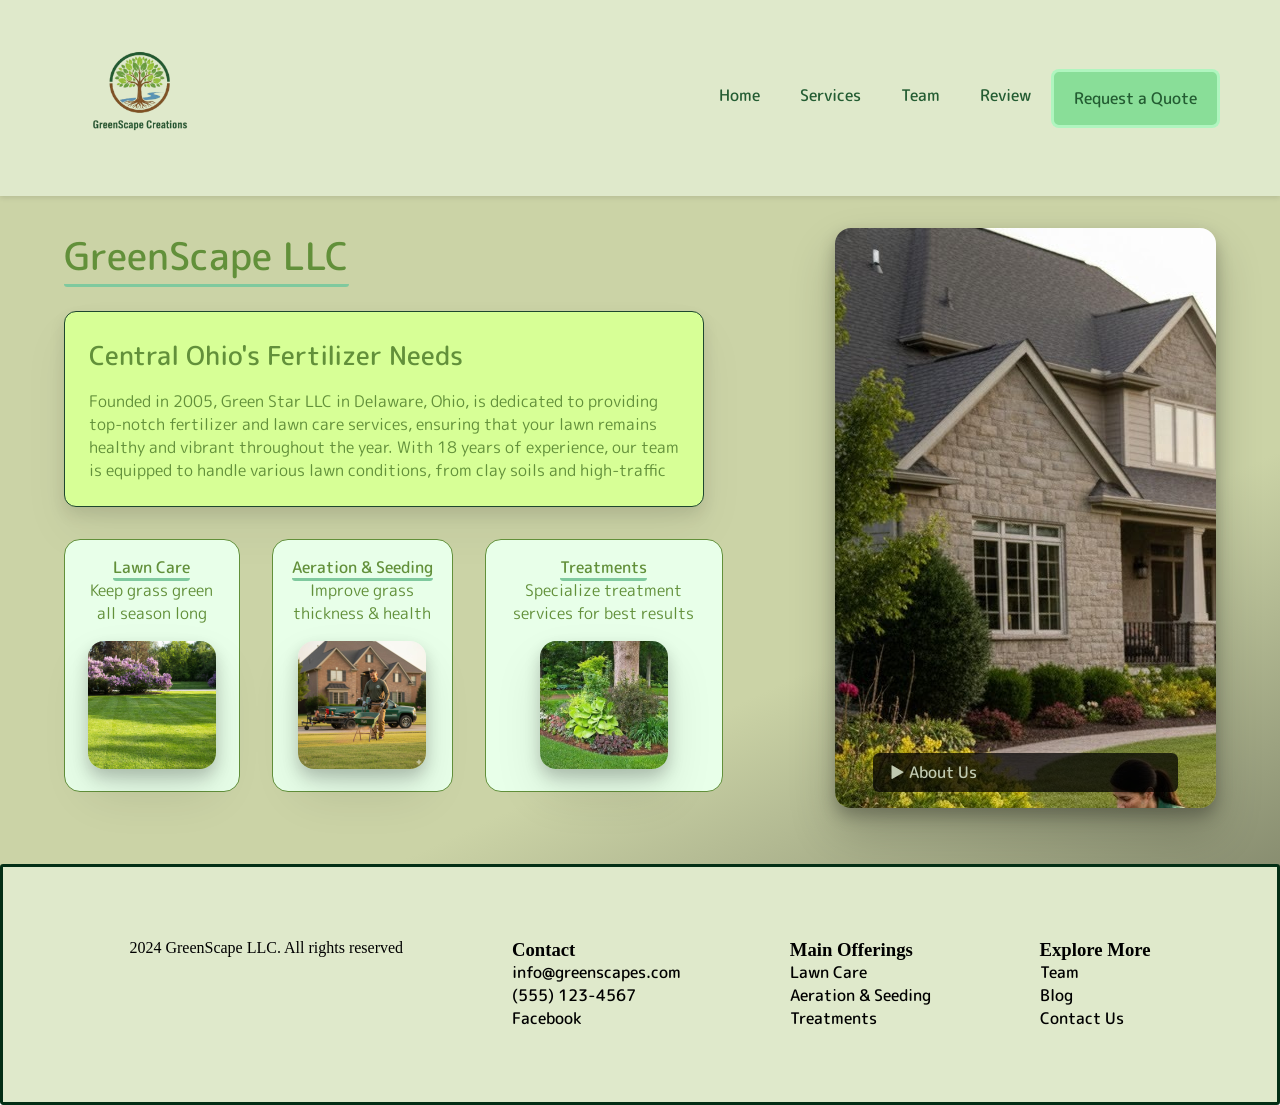
<file: index.html>
<!DOCTYPE html>
<html lang="en">
<head>
    <meta charset="UTF-8">
    <meta name="viewport" content="width=device-width, initial-scale=1.0">
    <title>Home page</title>
    <!-- CSS -->
    <link rel="stylesheet" href="./scripts/css/menu.css">
    <link rel="stylesheet" href="./scripts/css/index.css">
    <!-- Fonts -->
    <link rel="preconnect" href="https://fonts.googleapis.com">
    <link rel="preconnect" href="https://fonts.gstatic.com" crossorigin>
    <link href="https://fonts.googleapis.com/css2?family=Happy+Monkey&family=M+PLUS+Rounded+1c:wght@400;500;700&display=swap" rel="stylesheet">
</head>
<body>
    <!-- Navigation Bar -->
    <header class="navbar-container">
        <nav class="navbar font1Bold"> 
            <div class="navbar-brand">
                <a href="index.html"><img id="logo" src="img/logo2.png" alt="Logo 2"></a> 
                </div>

            <input type="checkbox" id="menu-toggle">
            
            <label for="menu-toggle" class="hamburger">
                <span class="bar"></span>
                <span class="bar"></span>
                <span class="bar"></span>
            </label>

            <ul class="nav-links">
                <li><a href="index.html">Home</a></li>
                
                <li class="dropdown" id="csharp-dropdown">
                    <a>Services</a>
                    <ul class="submenu">
                        <li><a href="lawncare.html">Lawn Care</a></li>
                        <li><a href="aeration-seeding.html">Aeration and Seeding</a></li>
                        <li><a href="treatments.html">Treatments</a></li>
                    </ul>
                </li>
                
                <li><a href="team.html">Team</a></li>
                <li><a href="reviews.html">Review</a></li>

                <li class="dropdown" id="javascript-dropdown">
                </li>

                <li id="request"><a href="contact-us.html">Request a Quote</a></li>
            </ul>
        </nav>
    </header>

    <!-- Main -->
    <main id="main" class="font1Bold">
        <!-- Introduction -->
        <section id="containerIntro">
            <div class="introText">
                <div class="mainIntroTitle" data-text="GreenScape LLC">GreenScape LLC</div> <!-- Title -->
                <!-- Info Cards -->
                <div id="mainIntroGroup1">
                    <div class="mainIntroSubTitle">Central Ohio's Fertilizer Needs</div>
                    <span id="mainIntroDesc" class="font1">
                        Founded in 2005, Green Star LLC in Delaware,
                        Ohio, is dedicated to providing top-notch
                        fertilizer and lawn care services, ensuring
                        that your lawn remains healthy and vibrant
                        throughout the year. With 18 years of
                        experience, our team is equipped to handle
                        various lawn conditions, from clay soils
                        and high-traffic
                    </span>
                </div>
                <!-- Mini Cards -->
                <div id="mainIntroGroup2">
                    <div class="mainIntroCards">
                        <div id = "lawncare-anchor" href = "lawncare.html">
                            <a class="cardSplit" href = "lawncare.html">Lawn Care</a>
                            <p class="font1">Keep grass green all season long</p>
                            <img class="mainIntroCardImg1" src="./img/lawn2.jpg" alt="Example of lawn treatment services.">
                        </div>
                    </div>
                    <div class="mainIntroCards">
                        <div id = "aeration-anchor">
                            <a class="cardSplit" href = "aeration-seeding.html">Aeration & Seeding</a>
                            <p class="font1">Improve grass thickness & health</p>
                            <img class="mainIntroCardImg1" src="./img/house4.jpg" alt="Example of lawn treatment services.">
                        </div>                   
                    </div>
                    <div class="mainIntroCards">
                        <div id = "treatments-anchor" href = "treatments.html">
                            <a class="cardSplit" href = "treatments.html">Treatments</a>
                            <p class="font1">Specialize treatment services for best results</p>
                            <img class="mainIntroCardImg1" src="./img/flowerbed2.jpg" alt="Example of lawn treatment services.">
                        </div>
                    </div>
                </div>
            </div>
            <!-- Large Image -->
            <div id="mainIntroImg">
                <details id="mainIntroImgAbout">
                    <summary id="mainIntroAboutSum">About Us</summary>
                    Founded in 2005, Green Star LLC in Delaware, Ohio, 
                    is dedicated to providing top-notch fertilizer and 
                    lawn care services, ensuring that your lawn remains 
                    healthy and vibrant throughout the year. With 18 
                    years of experience, our team is equipped to handle 
                    various lawn conditions, from clay soils and high-
                    traffic areas to poor water retention and nutrient 
                    competition. Our comprehensive lawn care program 
                    includes seasonal treatments that promote a lush, 
                    green, and weed-free lawn. Additionally, we offer 
                    aeration services to oxygenate the soil, strengthen 
                    roots, and encourage new growth in patchy areas. 
                    Our innovative fertilizer carbon treatments further 
                    enhance soil health, fostering a robust lawn.
                    <br>At Green Star LLC, customer satisfaction is our 
                    highest priority. We pride ourselves on being open 
                    and honest with our customers, ensuring thorough 
                    follow-ups and a job well done. Our commitment to 
                    exceptional customer service sets us apart from 
                    the competition. Discover the difference our 
                    expertise and dedication can make for your lawn. 
                    Email us at <a class="emailHighlight" href="mailto:leefisher43@gmail.com">leefisher43@gmail.com</a> to schedule a 
                    consultation and take the first step toward 
                    achieving a beautiful, healthy lawn.
                </details>
            </div>
        </section>
    </main>
    
    <!-- Footer -->
        <footer id="ftr">

    <div class="footer-container">
  <div class="footer-column">
    <p>2024 GreenScape LLC. All rights reserved</p>
  </div>

  <div class="footer-column">
    <h3>Contact</h3>
    <p><a class = "footer-elements" href="mailto:info@greenscapes.com">info@greenscapes.com</a></p>
    <p><a class = "footer-elements" href = "tel:+1555123457">(555) 123-4567</a></p>
    <p><a class = "footer-elements" href = "https://facebook.dacc-appdev.com/">Facebook</a></p>
  </div>

  <div class="footer-column">
    <h3>Main Offerings</h3>
    <p><a class = "footer-elements" href="lawncare.html">Lawn Care</a></p>
    <p><a class = "footer-elements" href="aeration-seeding.html">Aeration & Seeding</a></p>
    <p><a class = "footer-elements" href="treatments.html">Treatments</a></p>
  </div>

  <div class="footer-column">
    <h3>Explore More</h3>
    <p><a class = "footer-elements" href="team.html">Team</a></p>
    <p><a class = "footer-elements" href="blog.html">Blog</a></p>
    <p><a class = "footer-elements" href="contact-us.html">Contact Us</a></p>
  </div>
</div>
    </footer>
    
    
    <!-- JavaScript -->
    <script src="./scripts/js/script.js"></script>
</body>
</html>
</file>
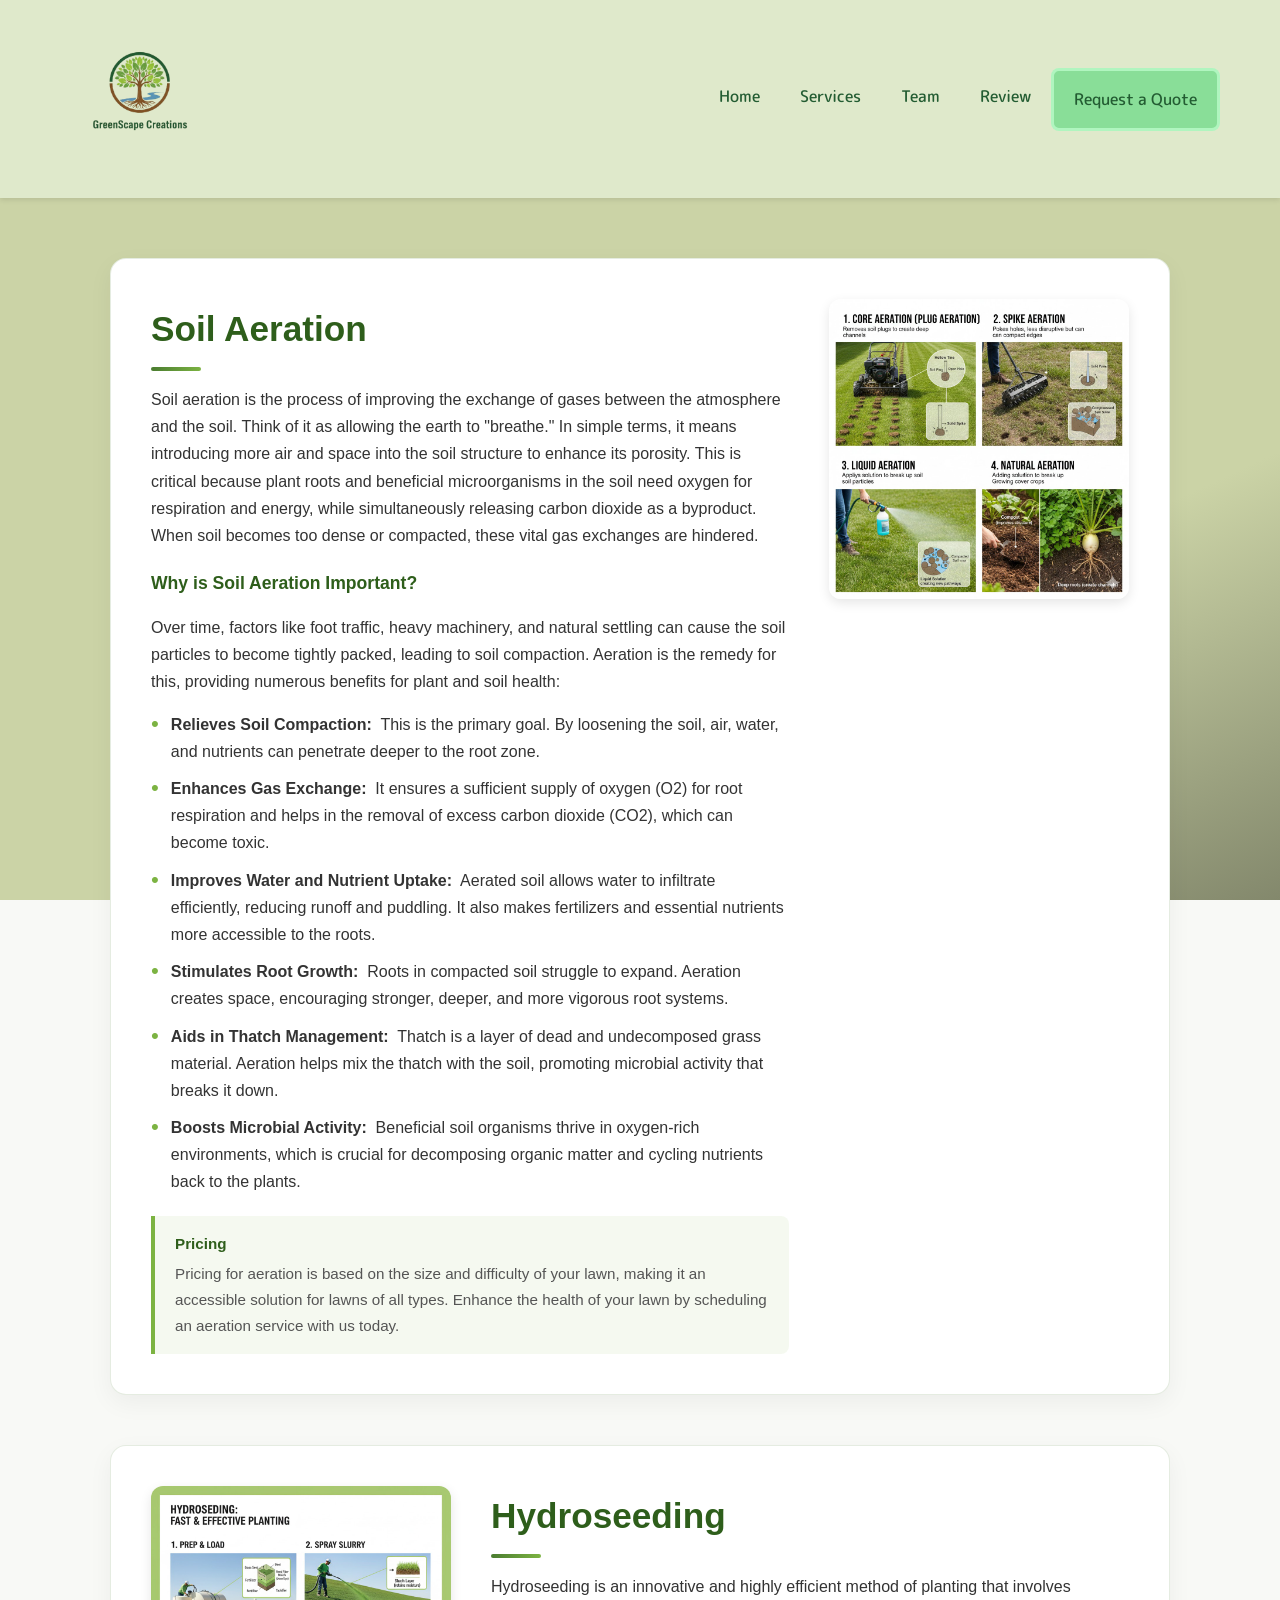
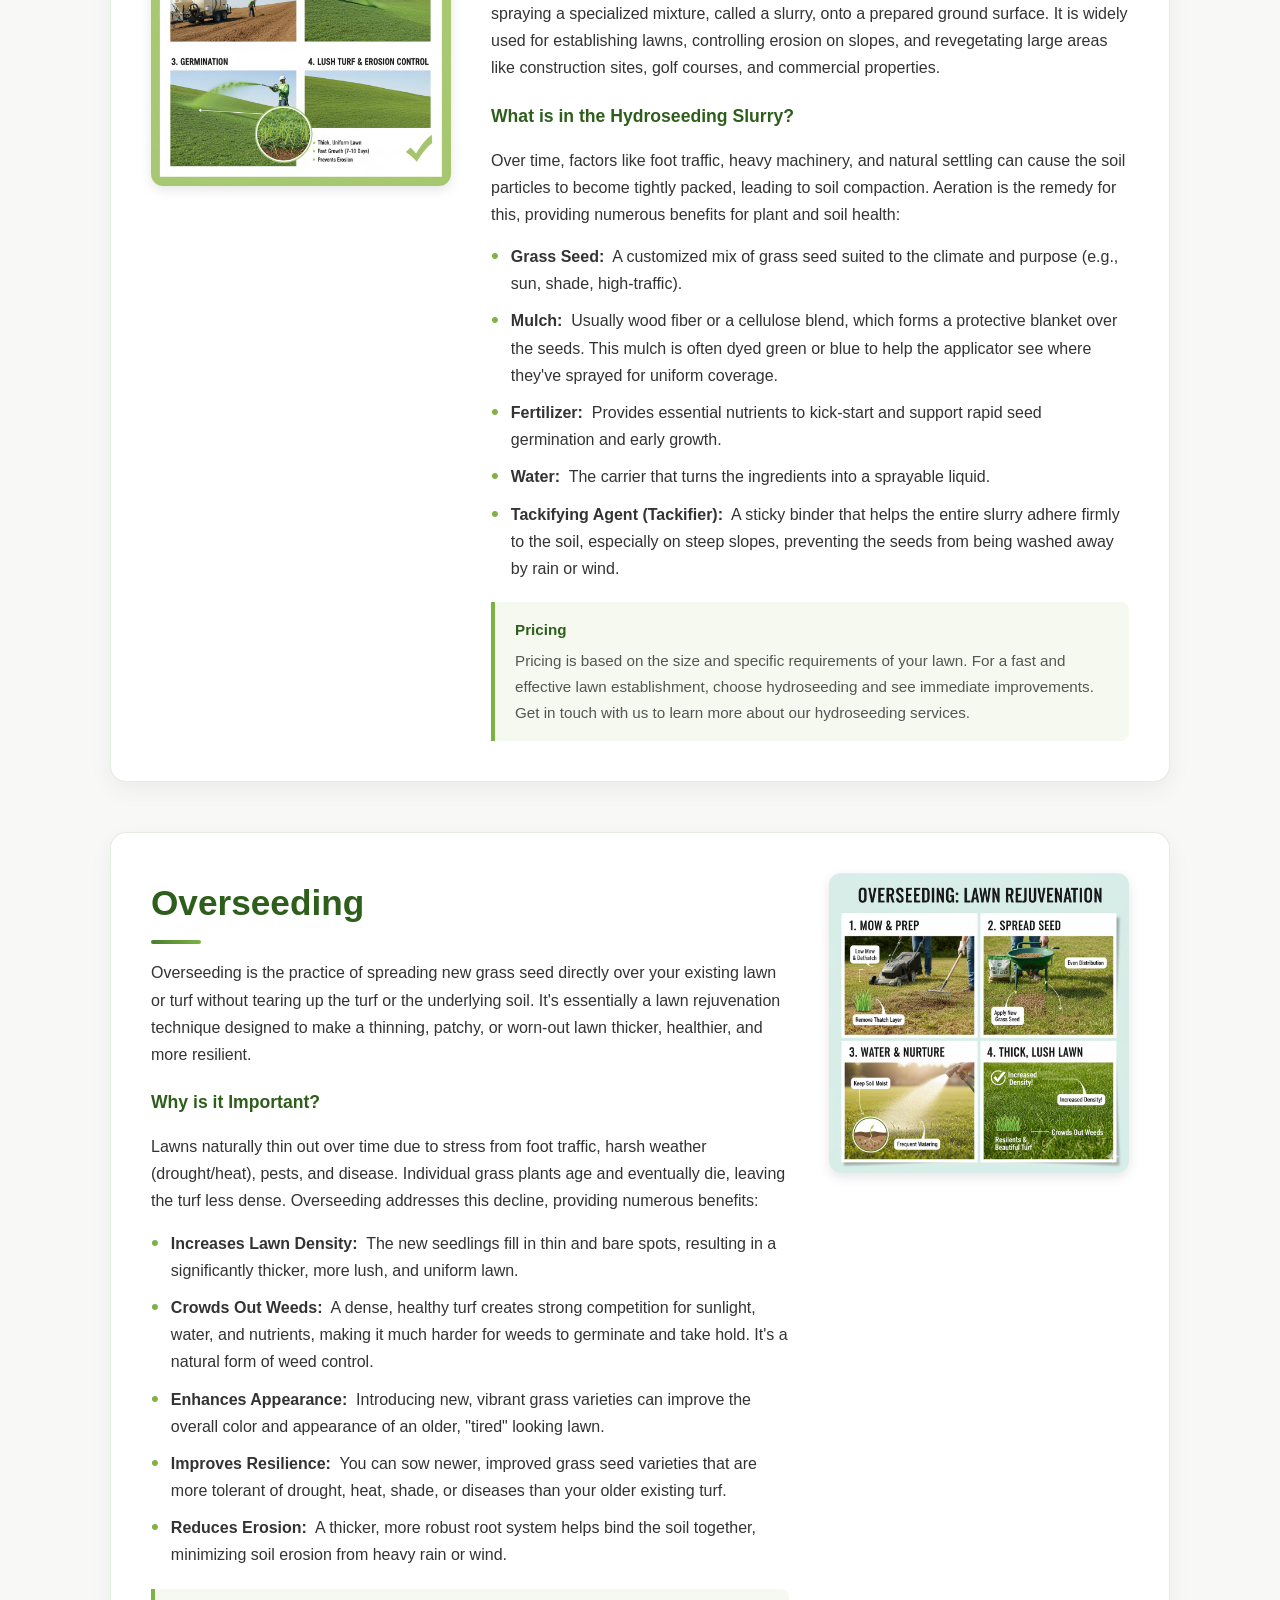
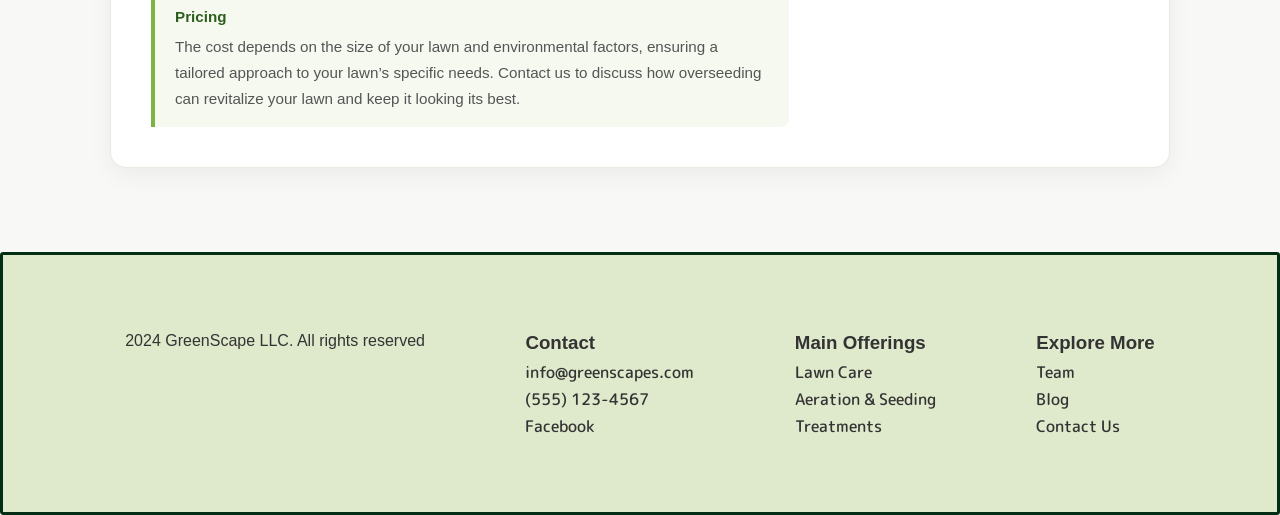
<file: aeration-seeding.html>
<!DOCTYPE html>
<html lang="en">
<head>
    <meta charset="UTF-8">
    <meta name="viewport" content="width=device-width, initial-scale=1.0">
    <title>Aeration and Seeding</title>
    <link rel="stylesheet" href="./scripts/css/menu.css">
    <link rel="stylesheet" href="./scripts/css/index.css">
    <link rel="stylesheet" href="scripts/css/lawncare.css">
    <link rel="preconnect" href="https://fonts.googleapis.com">
    <link rel="preconnect" href="https://fonts.gstatic.com" crossorigin>
    <link href="https://fonts.googleapis.com/css2?family=Happy+Monkey&family=M+PLUS+Rounded+1c:wght@400;500&display=swap" rel="stylesheet">
</head>
<body>
    <header class="navbar-container">
        <nav class="navbar font1Bold"> 
            <div class="navbar-brand">
                <a href="index.html"><img id="logo" src="img/logo2.png" alt="Logo 2"></a> 
                </div>

            <input type="checkbox" id="menu-toggle">
            
            <label for="menu-toggle" class="hamburger">
                <span class="bar"></span>
                <span class="bar"></span>
                <span class="bar"></span>
            </label>

            <ul class="nav-links">
                <li><a href="index.html">Home</a></li>
                
                <li class="dropdown" id="csharp-dropdown">
                    <a>Services</a>
                    <ul class="submenu">
                        <li><a href="lawncare.html">Lawn Care</a></li>
                        <li><a href="aeration-seeding.html">Aeration and Seeding</a></li>
                        <li><a href="treatments.html">Treatments</a></li>
                    </ul>
                </li>
                
                <li><a href="team.html">Team</a></li>
                <li><a href="reviews.html">Review</a></li>

                <li class="dropdown" id="javascript-dropdown">
                </li>

                <li id="request"><a href="contact-us.html">Request a Quote</a></li>
            </ul>
        </nav>
    </header>

    <main class="service-container">
        <section class="service-section">
            <div class="service-text">
                <h1 class="service-title">Soil Aeration</h1>
                <p>Soil aeration is the process of improving the exchange of gases between the atmosphere and the soil. Think of it as allowing the earth to "breathe." In simple terms, it means introducing more air and space into the soil structure to enhance its porosity. This is critical because plant roots and beneficial microorganisms in the soil need oxygen for respiration and energy, while simultaneously releasing carbon dioxide as a byproduct. When soil becomes too dense or compacted, these vital gas exchanges are hindered.</p>

                <p class="subheading">Why is Soil Aeration Important?</p>
                <p class="list-intro">Over time, factors like foot traffic, heavy machinery, and natural settling can cause the soil particles to become tightly packed, leading to soil compaction. Aeration is the remedy for this, providing numerous benefits for plant and soil health:</p>
                <ul>
                    <li><span><strong>Relieves Soil Compaction:&nbsp;</strong> This is the primary goal. By loosening the soil, air, water, and nutrients can penetrate deeper to the root zone.</span></li>
                    <li><span><strong>Enhances Gas Exchange:&nbsp;</strong> It ensures a sufficient supply of oxygen (O2) for root respiration and helps in the removal of excess carbon dioxide (CO2), which can become toxic.</span></li>
                    <li><span><strong>Improves Water and Nutrient Uptake:&nbsp;</strong> Aerated soil allows water to infiltrate efficiently, reducing runoff and puddling. It also makes fertilizers and essential nutrients more accessible to the roots.</span></li>
                    <li><span><strong>Stimulates Root Growth:&nbsp;</strong> Roots in compacted soil struggle to expand. Aeration creates space, encouraging stronger, deeper, and more vigorous root systems.</span></li>
                    <li><span><strong>Aids in Thatch Management:&nbsp;</strong> Thatch is a layer of dead and undecomposed grass material. Aeration helps mix the thatch with the soil, promoting microbial activity that breaks it down.</span></li>
                    <li><span><strong>Boosts Microbial Activity:&nbsp;</strong> Beneficial soil organisms thrive in oxygen-rich environments, which is crucial for decomposing organic matter and cycling nutrients back to the plants.</span></li>
                </ul>

                <div class="pricing-block">
                    <strong>Pricing</strong>
                    Pricing for aeration is based on the size and difficulty of your lawn, making it an accessible solution for lawns of all types. Enhance the health of your lawn by scheduling an aeration service with us today.
                </div>
            </div>
            <img src="img/aeration.jpg" alt="Soil Aeration" class="service-image">
        </section>

        <section class="service-section">
            <div class="service-text">
                <h1 class="service-title">Hydroseeding</h1>
                <p>Hydroseeding is an innovative and highly efficient method of planting that involves spraying a specialized mixture, called a slurry, onto a prepared ground surface. It is widely used for establishing lawns, controlling erosion on slopes, and revegetating large areas like construction sites, golf courses, and commercial properties.</p>

                <p class="subheading">What is in the Hydroseeding Slurry?</p>
                <p class="list-intro">Over time, factors like foot traffic, heavy machinery, and natural settling can cause the soil particles to become tightly packed, leading to soil compaction. Aeration is the remedy for this, providing numerous benefits for plant and soil health:</p>
                <ul>
                    <li><span><strong>Grass Seed:&nbsp;</strong> A customized mix of grass seed suited to the climate and purpose (e.g., sun, shade, high-traffic).</span></li>
                    <li><span><strong>Mulch:&nbsp;</strong> Usually wood fiber or a cellulose blend, which forms a protective blanket over the seeds. This mulch is often dyed green or blue to help the applicator see where they've sprayed for uniform coverage.</span></li>
                    <li><span><strong>Fertilizer:&nbsp;</strong> Provides essential nutrients to kick-start and support rapid seed germination and early growth.</span></li>
                    <li><span><strong>Water:&nbsp;</strong> The carrier that turns the ingredients into a sprayable liquid.</span></li>
                    <li><span><strong>Tackifying Agent (Tackifier):&nbsp;</strong> A sticky binder that helps the entire slurry adhere firmly to the soil, especially on steep slopes, preventing the seeds from being washed away by rain or wind.</span></li>
                </ul>

                <div class="pricing-block">
                    <strong>Pricing</strong>
                    Pricing is based on the size and specific requirements of your lawn. For a fast and effective lawn establishment, choose hydroseeding and see immediate improvements. Get in touch with us to learn more about our hydroseeding services.
                </div>
            </div>
            <img src="img/hydroseeding.jpg" alt="Hydroseeding" class="service-image">
        </section>

        <section class="service-section">
            <div class="service-text">
                <h1 class="service-title">Overseeding</h1>
                <p>Overseeding is the practice of spreading new grass seed directly over your existing lawn or turf without tearing up the turf or the underlying soil. It's essentially a lawn rejuvenation technique designed to make a thinning, patchy, or worn-out lawn thicker, healthier, and more resilient.</p>

                <p class="subheading">Why is it Important?</p>
                <p class="list-intro">Lawns naturally thin out over time due to stress from foot traffic, harsh weather (drought/heat), pests, and disease. Individual grass plants age and eventually die, leaving the turf less dense. Overseeding addresses this decline, providing numerous benefits:</p>
                <ul>
                    <li><span><strong>Increases Lawn Density:&nbsp;</strong> The new seedlings fill in thin and bare spots, resulting in a significantly thicker, more lush, and uniform lawn.</span></li>
                    <li><span><strong>Crowds Out Weeds:&nbsp;</strong> A dense, healthy turf creates strong competition for sunlight, water, and nutrients, making it much harder for weeds to germinate and take hold. It's a natural form of weed control.</span></li>
                    <li><span><strong>Enhances Appearance:&nbsp;</strong> Introducing new, vibrant grass varieties can improve the overall color and appearance of an older, "tired" looking lawn.</span></li>
                    <li><span><strong>Improves Resilience:&nbsp;</strong> You can sow newer, improved grass seed varieties that are more tolerant of drought, heat, shade, or diseases than your older existing turf.</span></li>
                    <li><span><strong>Reduces Erosion:&nbsp;</strong> A thicker, more robust root system helps bind the soil together, minimizing soil erosion from heavy rain or wind.</span></li>
                </ul>

                <div class="pricing-block">
                    <strong>Pricing</strong>
                    The cost depends on the size of your lawn and environmental factors, ensuring a tailored approach to your lawn’s specific needs. Contact us to discuss how overseeding can revitalize your lawn and keep it looking its best.
                </div>
            </div>
            <img src="img/overseeding.jpg" alt="Overseeding" class="service-image">
        </section>
    </main>
    
    <footer id="ftr">
        <div class="footer-container">
            <div class="footer-column">
                <p>2024 GreenScape LLC. All rights reserved</p>
            </div>

            <div class="footer-column">
                <h3>Contact</h3>
                <p><a class="footer-elements" href="mailto:info@greenscapes.com">info@greenscapes.com</a></p>
                <p><a class="footer-elements" href="tel:+1555123457">(555) 123-4567</a></p>
                <p><a class="footer-elements" href="https://facebook.dacc-appdev.com/">Facebook</a></p>
            </div>

            <div class="footer-column">
                <h3>Main Offerings</h3>
                <p><a class="footer-elements" href="lawncare.html">Lawn Care</a></p>
                <p><a class="footer-elements" href="aeration-seeding.html">Aeration & Seeding</a></p>
                <p><a class="footer-elements" href="treatments.html">Treatments</a></p>
            </div>

            <div class="footer-column">
                <h3>Explore More</h3>
                <p><a class="footer-elements" href="team.html">Team</a></p>
                <p><a class="footer-elements" href="blog.html">Blog</a></p>
                <p><a class="footer-elements" href="contact-us.html">Contact Us</a></p>
            </div>
        </div>
    </footer>
    
    <script src="./scripts/js/script.js"></script>
</body>
</html>
</file>
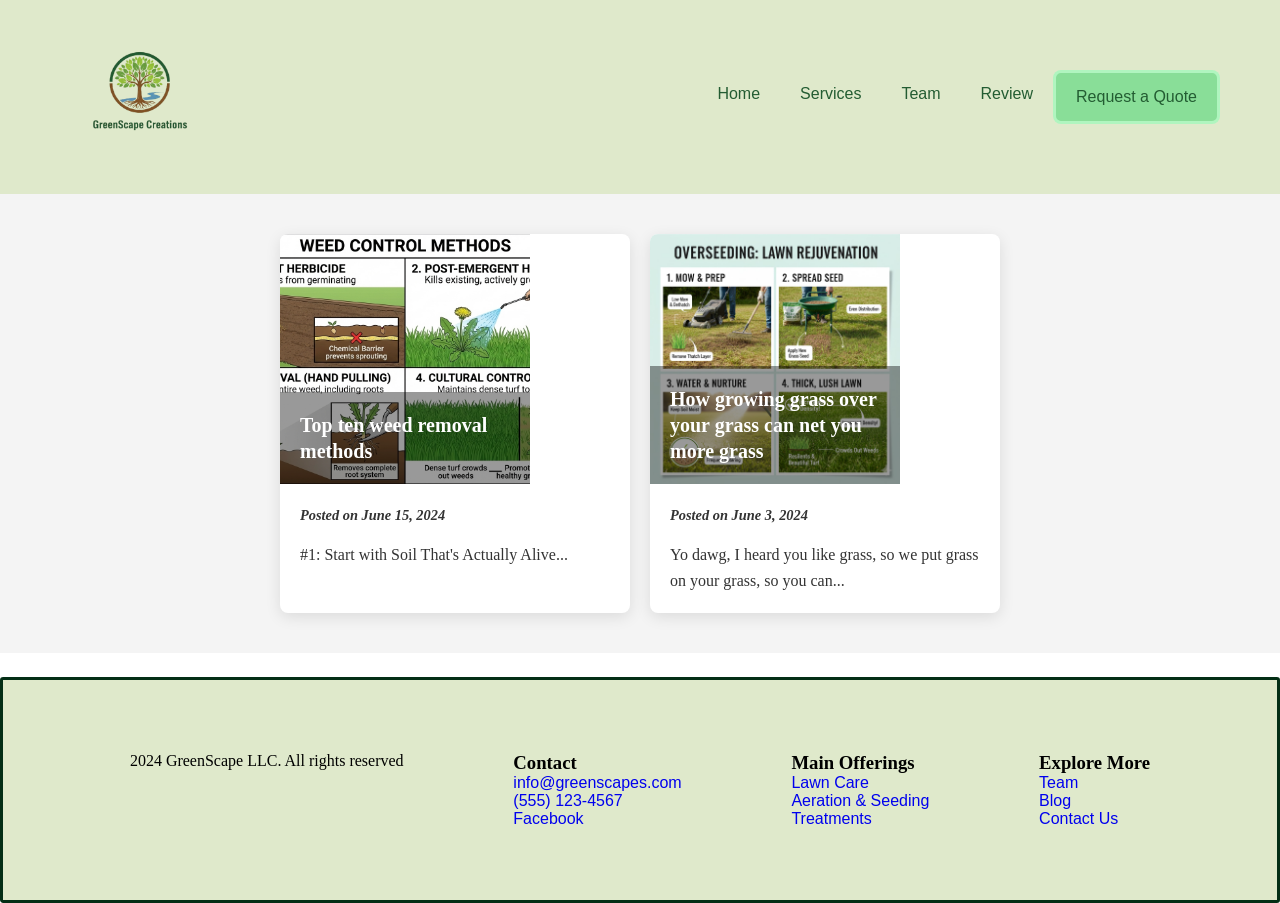
<file: blog.html>
<!DOCTYPE html>
<html lang="en">
<head>
    <meta charset="UTF-8">
    <meta name="viewport" content="width=device-width, initial-scale=1.0">
    <title>Blog page</title>
    <link rel="stylesheet" href="./scripts/css/menu.css">
    <link rel="stylesheet" href="./scripts/css/blog.css">
</head>
<body>
    <header class="navbar-container">
        <nav class="navbar font1Bold"> 
            <div class="navbar-brand">
                <a href="index.html"><img id="logo" src="img/logo2.png" alt="Logo 2"></a> 
                </div>

            <input type="checkbox" id="menu-toggle">
            
            <label for="menu-toggle" class="hamburger">
                <span class="bar"></span>
                <span class="bar"></span>
                <span class="bar"></span>
            </label>

            <ul class="nav-links">
                <li><a href="index.html">Home</a></li>
                
                <li class="dropdown" id="csharp-dropdown">
                    <a>Services</a>
                    <ul class="submenu">
                        <li><a href="lawncare.html">Lawn Care</a></li>
                        <li><a href="aeration-seeding.html">Aeration and Seeding</a></li>
                        <li><a href="treatments.html">Treatments</a></li>
                    </ul>
                </li>
                
                <li><a href="team.html">Team</a></li>
                <li><a href="reviews.html">Review</a></li>

                <li class="dropdown" id="javascript-dropdown">
                </li>

                <li id="request"><a href="contact-us.html">Request a Quote</a></li>
            </ul>
        </nav>
    </header>

<main class="blog-container">
    <article class="blog-card">
        <div class="card-header">
            <a href="https://www.elmdirt.com/blogs/news/10-natural-weed-control-methods?srsltid=AfmBOoobd-aalhEU2Gkqj99dtx8Dh3oO1l5kkL8xi0xG19Gt-6LQeoAh"><img src="img/weedcontrol.png" alt="Lawn Care"></a>
            <div class="image-overlay">
                <h2>Top ten weed removal methods</h2>
            </div>
        </div>
        <div class="card-content">
            <p class="post-date">Posted on June 15, 2024</p>
            <p>#1: Start with Soil That's Actually Alive...</p>
        </div>
    </article>

    <article class="blog-card">
        <div class="card-header">
            <a href="https://www.trugreen.com/lawn-care-101/lawn-care-guides/overseeding-lawn-care-guide"><img src="img/overseeding.jpg" alt="Soil Health"></a>
            <div class="image-overlay">
                <h2>How growing grass over your grass can net you more grass</h2>
            </div>
        </div>
        <div class="card-content">
            <p class="post-date">Posted on June 3, 2024</p>
            <p>Yo dawg, I heard you like grass, so we put grass on your grass, so you can...</p>
        </div>
    </article>
</main>
<!-- Footer -->
        <footer id="ftr">

    <div class="footer-container">
  <div class="footer-column">
    <p>2024 GreenScape LLC. All rights reserved</p>
  </div>

  <div class="footer-column">
    <h3>Contact</h3>
    <p><a class = "footer-elements" href="mailto:info@greenscapes.com">info@greenscapes.com</a></p>
    <p><a class = "footer-elements" href = "tel:+1555123457">(555) 123-4567</a></p>
    <p><a class = "footer-elements" href = "https://facebook.dacc-appdev.com/">Facebook</a></p>
  </div>

  <div class="footer-column">
    <h3>Main Offerings</h3>
    <p><a class = "footer-elements" href="lawncare.html">Lawn Care</a></p>
    <p><a class = "footer-elements" href="aeration-seeding.html">Aeration & Seeding</a></p>
    <p><a class = "footer-elements" href="treatments.html">Treatments</a></p>
  </div>

  <div class="footer-column">
    <h3>Explore More</h3>
    <p><a class = "footer-elements" href="team.html">Team</a></p>
    <p><a class = "footer-elements" href="blog.html">Blog</a></p>
    <p><a class = "footer-elements" href="contact-us.html">Contact Us</a></p>
  </div>
</div>
    </footer>





    <script src="./scripts/js/script.js"></script>
</body>
</html>
</file>
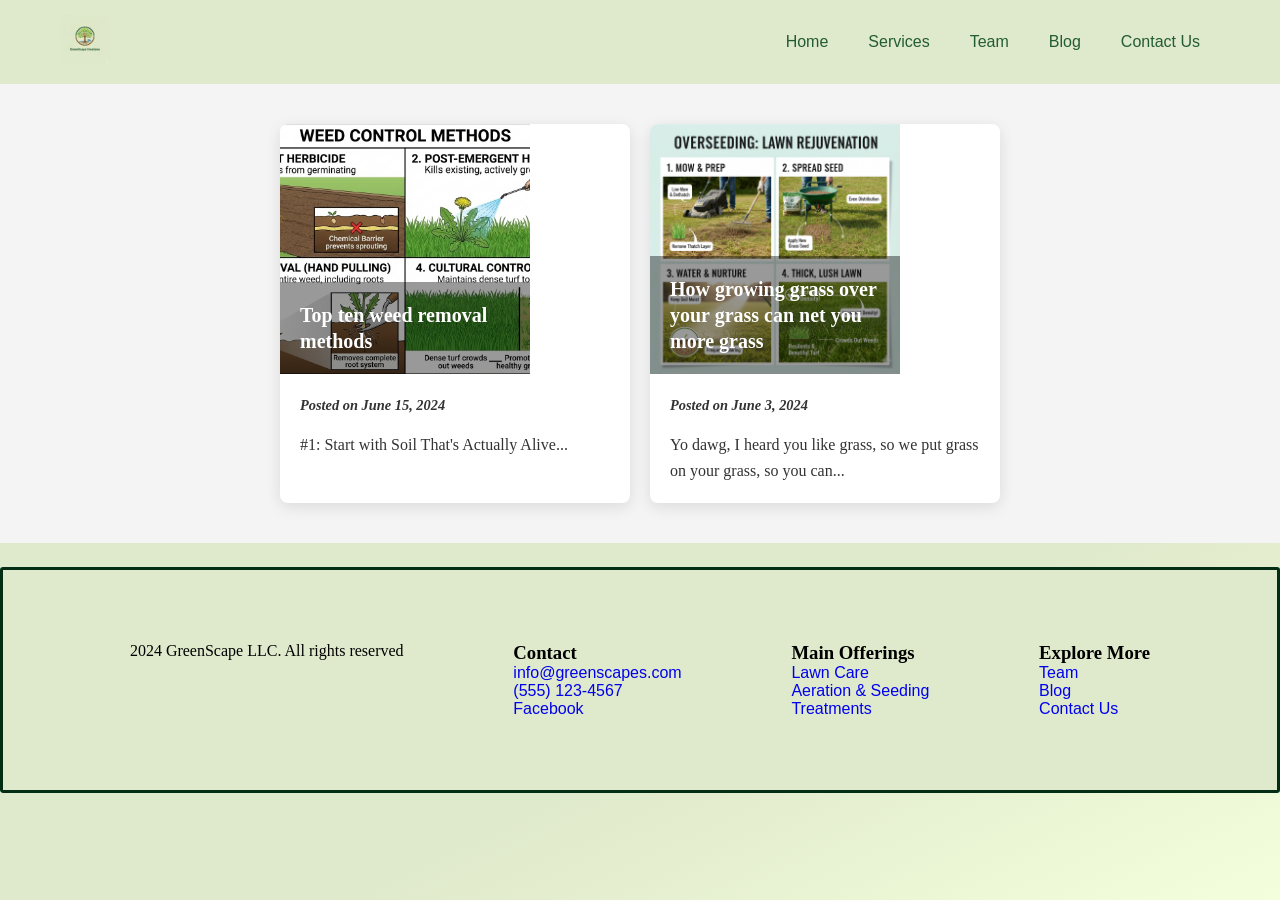
<file: Blog.html>
<!DOCTYPE html>
<html lang="en">
<head>
    <meta charset="UTF-8">
    <meta name="viewport" content="width=device-width, initial-scale=1.0">
    <title>Blog page</title>
    <link rel="stylesheet" href="./scripts/css/menu.css">
    <link rel="stylesheet" href="./scripts/css/style.css">
    <link rel="stylesheet" href="./scripts/css/blog.css">
</head>
<body>
    <header class="navbar-container">
        <nav class="navbar">
            
            <div class="navbar-brand">
                <a href="index.html"><img id="logo" src="img/logo.png"></a> 
                </div>

            <input type="checkbox" id="menu-toggle">
            
            <label for="menu-toggle" class="hamburger">
                <span class="bar"></span>
                <span class="bar"></span>
                <span class="bar"></span>
            </label>

            <ul class="nav-links">
                <li><a href="index.html">Home</a></li>
                
                <li class="dropdown" id="csharp-dropdown">
                    <a href="services.html">Services</a>
                    <ul class="submenu">
                        <li><a href="#csharp-console">Console Apps</a></li>
                        <li><a href="#csharp-desktop">Desktop Apps</a></li>
                        <li><a href="#csharp-web">Web Apps</a></li>
                    </ul>
                </li>
                
                <li><a href="team.html">Team</a></li>
                <li><a href="blog.html">Blog</a></li>

                <li class="dropdown" id="javascript-dropdown">
                    <a href="contact-us.html">Contact Us</a>
                    <ul class="submenu">
                        <li><a href="#js-frontend">Front End</a></li>
                        <li><a href="#js-backend">Back End</a></li>
                    </ul>
                </li>
            </ul>
        </nav>
    </header>

<main class="blog-container">
    <article class="blog-card">
        <div class="card-header">
            <a href="https://www.elmdirt.com/blogs/news/10-natural-weed-control-methods?srsltid=AfmBOoobd-aalhEU2Gkqj99dtx8Dh3oO1l5kkL8xi0xG19Gt-6LQeoAh"><img src="img/weedcontrol.png" alt="Lawn Care"></a>
            <div class="image-overlay">
                <h2>Top ten weed removal methods</h2>
            </div>
        </div>
        <div class="card-content">
            <p class="post-date">Posted on June 15, 2024</p>
            <p>#1: Start with Soil That's Actually Alive...</p>
        </div>
    </article>

    <article class="blog-card">
        <div class="card-header">
            <a href="https://www.trugreen.com/lawn-care-101/lawn-care-guides/overseeding-lawn-care-guide"><img src="img/overseeding.jpg" alt="Soil Health"></a>
            <div class="image-overlay">
                <h2>How growing grass over your grass can net you more grass</h2>
            </div>
        </div>
        <div class="card-content">
            <p class="post-date">Posted on June 3, 2024</p>
            <p>Yo dawg, I heard you like grass, so we put grass on your grass, so you can...</p>
        </div>
    </article>
</main>
<!-- Footer -->
    <footer id="ftr">

    <div class="footer-container">
  <div class="footer-column">
    <p>2024 GreenScape LLC. All rights reserved</p>
  </div>

  <div class="footer-column">
    <h3>Contact</h3>
    <p><a class = "footer-elements" href="mailto:info@greenscapes.com">info@greenscapes.com</a></p>
    <p><a class = "footer-elements" href = "tel:+1555123457">(555) 123-4567</a></p>
    <p><a class = "footer-elements" href = "https://facebook.dacc-appdev.com/">Facebook</a></p>
  </div>

  <div class="footer-column">
    <h3>Main Offerings</h3>
    <p><a class = "footer-elements" href="lawncare.html">Lawn Care</a></p>
    <p><a class = "footer-elements" href="aeration-seeding.html">Aeration & Seeding</a></p>
    <p><a class = "footer-elements" href="treatments.html">Treatments</a></p>
  </div>

  <div class="footer-column">
    <h3>Explore More</h3>
    <p><a class = "footer-elements" href="team.html">Team</a></p>
    <p><a class = "footer-elements" href="blog.html">Blog</a></p>
    <p><a class = "footer-elements" href="contact-us.html">Contact Us</a></p>
  </div>
</div>
    </footer>





    <script src="./scripts/js/script.js"></script>
</body>
</html>
</file>
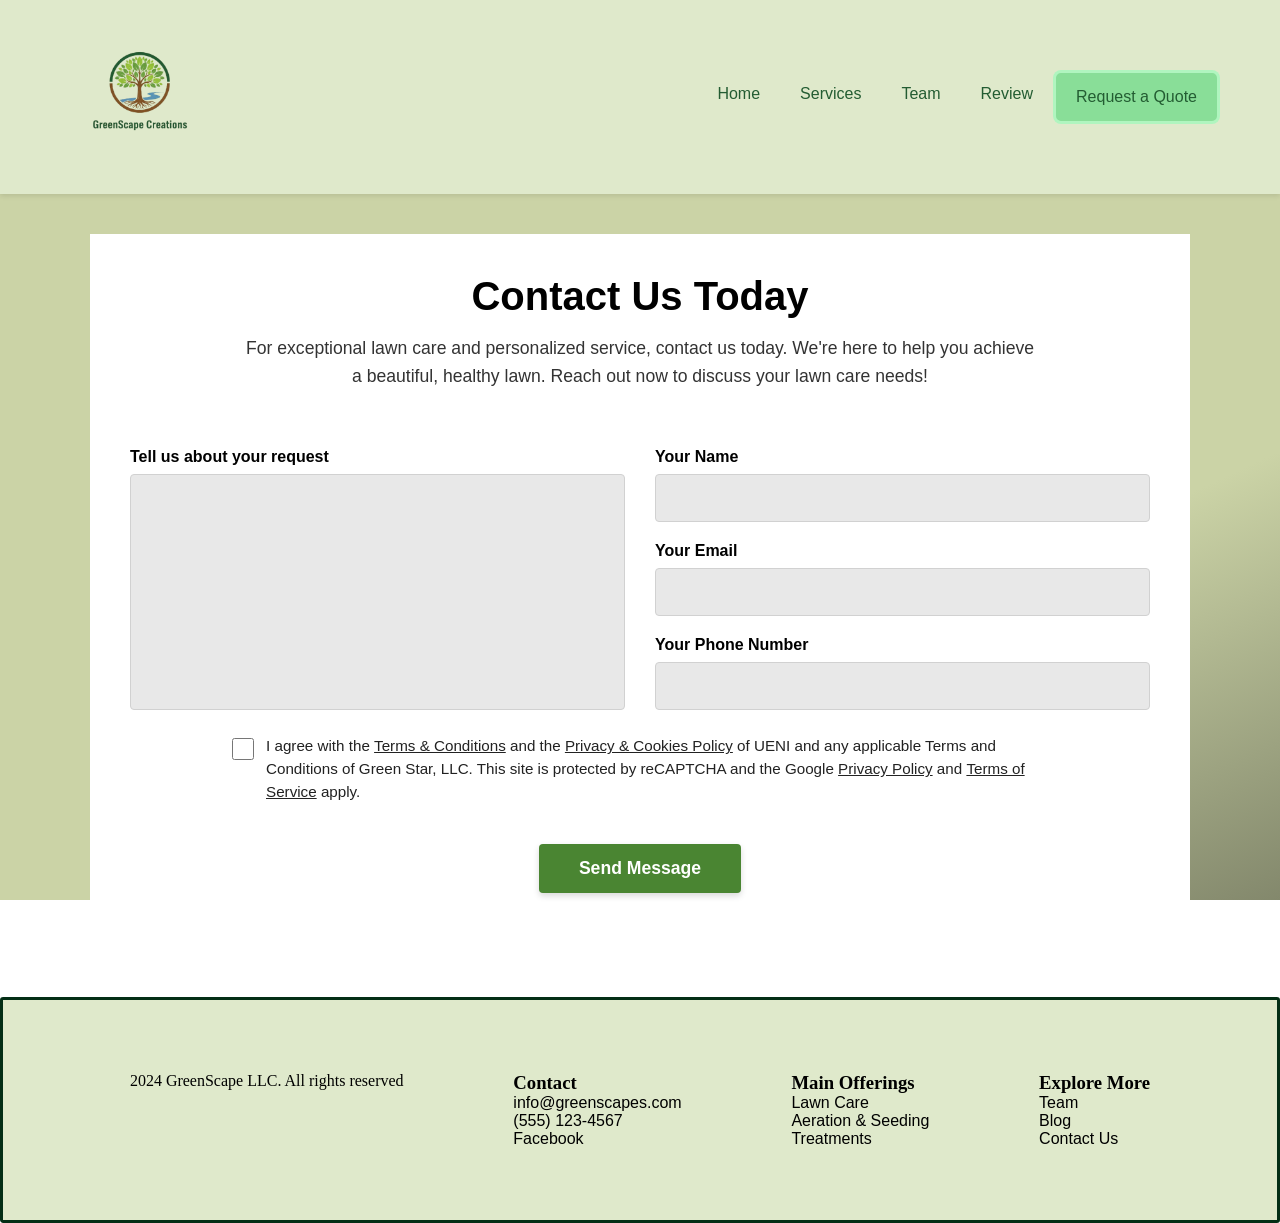
<file: contact-us.html>
<!DOCTYPE html>
<html lang="en">
<head>
    <meta charset="UTF-8">
    <meta name="viewport" content="width=device-width, initial-scale=1.0">
    <title>Home page</title>
    <!-- CSS -->
    <link rel="stylesheet" href="./scripts/css/menu.css">
    <link rel="stylesheet" href="./scripts/css/index.css">
    <link rel="stylesheet" href = "scripts/css/contact-us.css">
</head>
<body>
    <header class="navbar-container">
        <nav class="navbar font1Bold"> 
            <div class="navbar-brand">
                <a href="index.html"><img id="logo" src="img/logo2.png" alt="Logo 2"></a> 
                </div>

            <input type="checkbox" id="menu-toggle">
            
            <label for="menu-toggle" class="hamburger">
                <span class="bar"></span>
                <span class="bar"></span>
                <span class="bar"></span>
            </label>

            <ul class="nav-links">
                <li><a href="index.html">Home</a></li>
                
                <li class="dropdown" id="csharp-dropdown">
                    <a>Services</a>
                    <ul class="submenu">
                        <li><a href="lawncare.html">Lawn Care</a></li>
                        <li><a href="aeration-seeding.html">Aeration and Seeding</a></li>
                        <li><a href="treatments.html">Treatments</a></li>
                    </ul>
                </li>
                
                <li><a href="team.html">Team</a></li>
                <li><a href="reviews.html">Review</a></li>

                <li class="dropdown" id="javascript-dropdown">
                </li>

                <li id="request"><a href="contact-us.html">Request a Quote</a></li>
            </ul>
        </nav>
    </header>

    <div class="contact-us">
        <h1 class="contact-us-text">Contact Us Today</h1>
        <p class="contact-us-text">For exceptional lawn care and personalized service, contact us today. We're here to help you achieve a beautiful, healthy lawn. Reach out now to discuss your lawn care needs!</p>
        <br>
        <div class="form-layout">
            <div class="form-left">
                <label for="request" class="field-label">Tell us about your request</label>
                <textarea id="request"></textarea>
            </div>
            <div class="form-right">
                <div class="input-group">
                    <label for="name" class="field-label">Your Name</label>
                    <input type="text" id="name">
                </div>
                <div class="input-group">
                    <label for="email" class="field-label">Your Email</label>
                    <input type="email" id="email">
                </div>
                <div class="input-group">
                    <label for="number" class="field-label">Your Phone Number</label>
                    <input type="tel" id="number">
                </div>
            </div>
        </div>
            
        <div class="terms-container">
            <input type="checkbox" id="terms" name="terms" required>
            <label for="terms">
                I agree with the <a href="https://www.ueni.com/en-us/terms?_ga=2.64152620.2083848354.1776089096-769583446.1776089096">Terms & Conditions</a> and the 
                <a href="https://www.ueni.com/en-us/privacy?_ga=2.64152620.2083848354.1776089096-769583446.1776089096">Privacy & Cookies Policy</a> of UENI and any applicable 
                Terms and Conditions of Green Star, LLC. This site is protected by 
                reCAPTCHA and the Google <a href="https://policies.google.com/privacy">Privacy Policy</a> and 
                <a href="https://policies.google.com/terms">Terms of Service</a> apply.
            </label>
        </div>

        <div class="button-container">
            <button type="button" id="button-send">Send Message</button>
        </div>
    </div>

        <footer id="ftr">

    <div class="footer-container">
  <div class="footer-column">
    <p>2024 GreenScape LLC. All rights reserved</p>
  </div>

  <div class="footer-column">
    <h3>Contact</h3>
    <p><a class = "footer-elements" href="mailto:info@greenscapes.com">info@greenscapes.com</a></p>
    <p><a class = "footer-elements" href = "tel:+1555123457">(555) 123-4567</a></p>
    <p><a class = "footer-elements" href = "https://facebook.dacc-appdev.com/">Facebook</a></p>
  </div>

  <div class="footer-column">
    <h3>Main Offerings</h3>
    <p><a class = "footer-elements" href="lawncare.html">Lawn Care</a></p>
    <p><a class = "footer-elements" href="aeration-seeding.html">Aeration & Seeding</a></p>
    <p><a class = "footer-elements" href="treatments.html">Treatments</a></p>
  </div>

  <div class="footer-column">
    <h3>Explore More</h3>
    <p><a class = "footer-elements" href="team.html">Team</a></p>
    <p><a class = "footer-elements" href="blog.html">Blog</a></p>
    <p><a class = "footer-elements" href="contact-us.html">Contact Us</a></p>
  </div>
</div>
    </footer>

    <!-- JavaScript -->
    <script src="./scripts/js/script.js"></script>
</body>
</html>
</file>
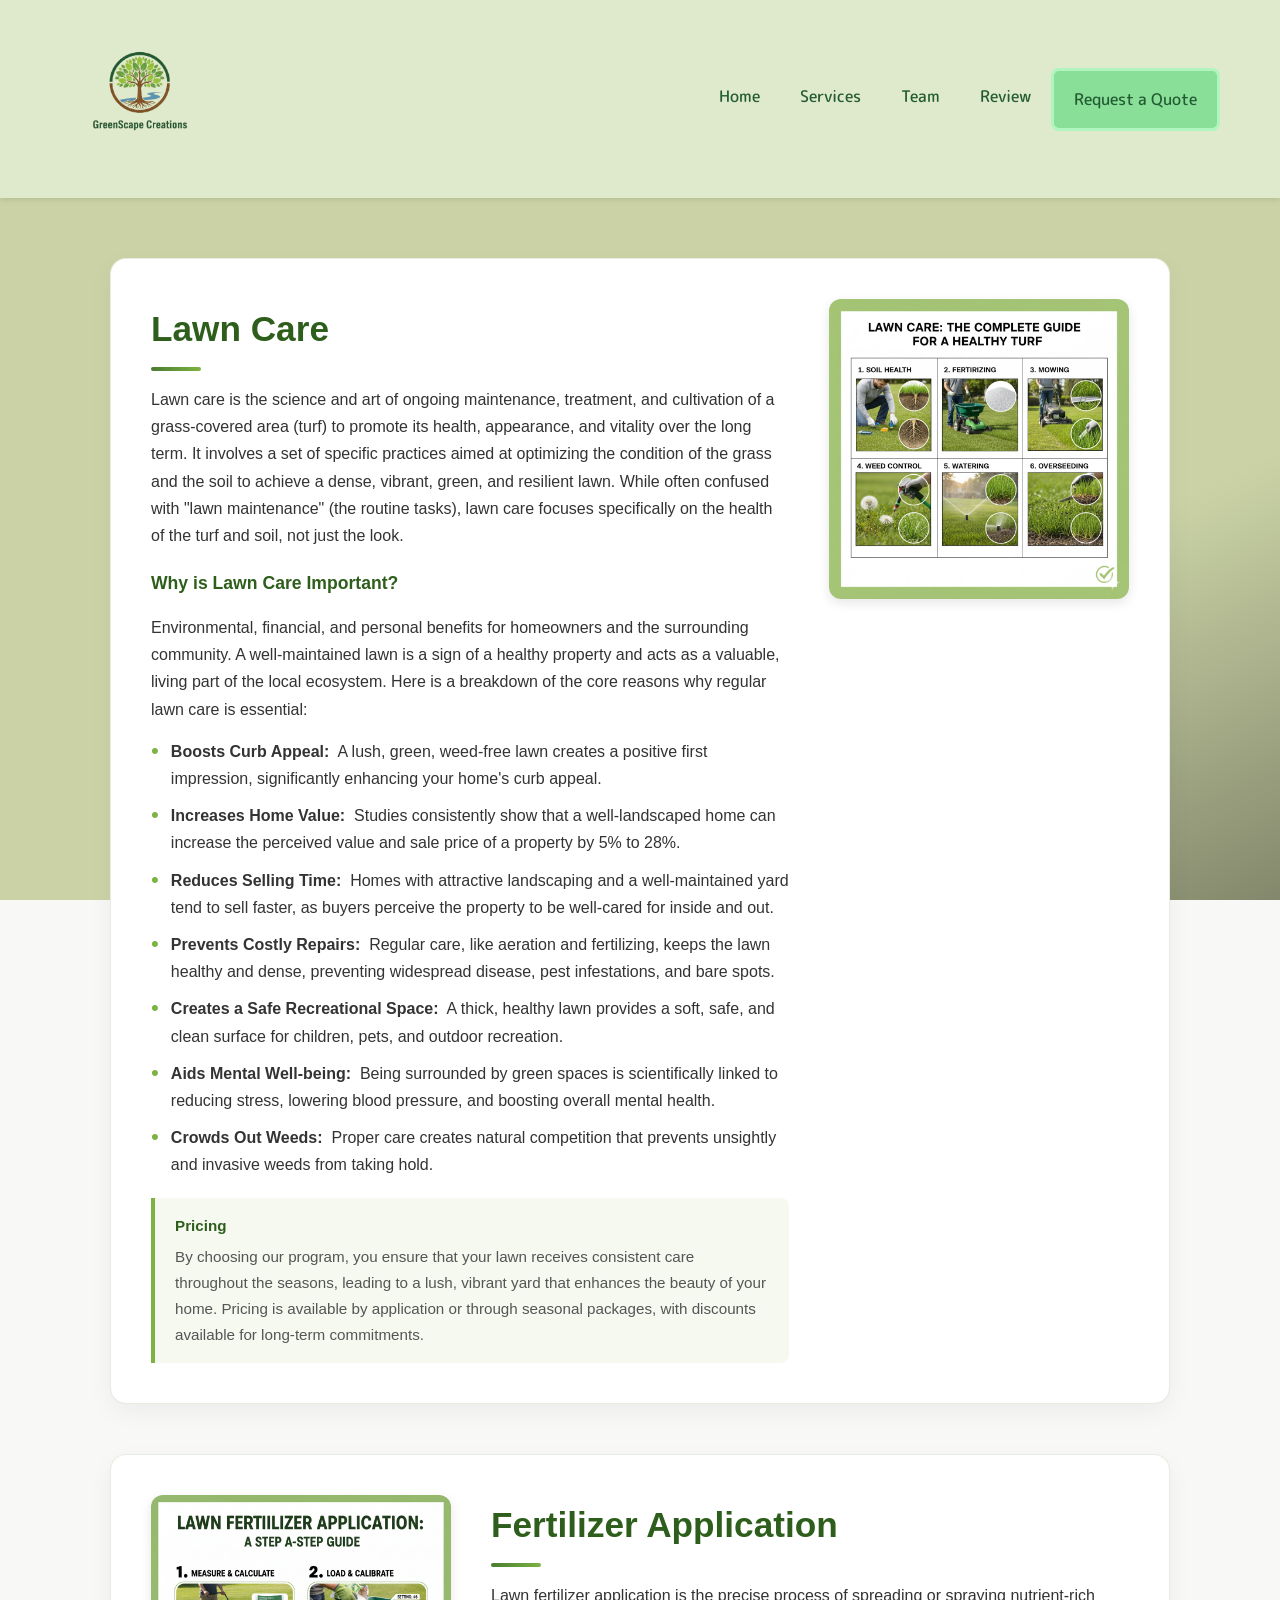
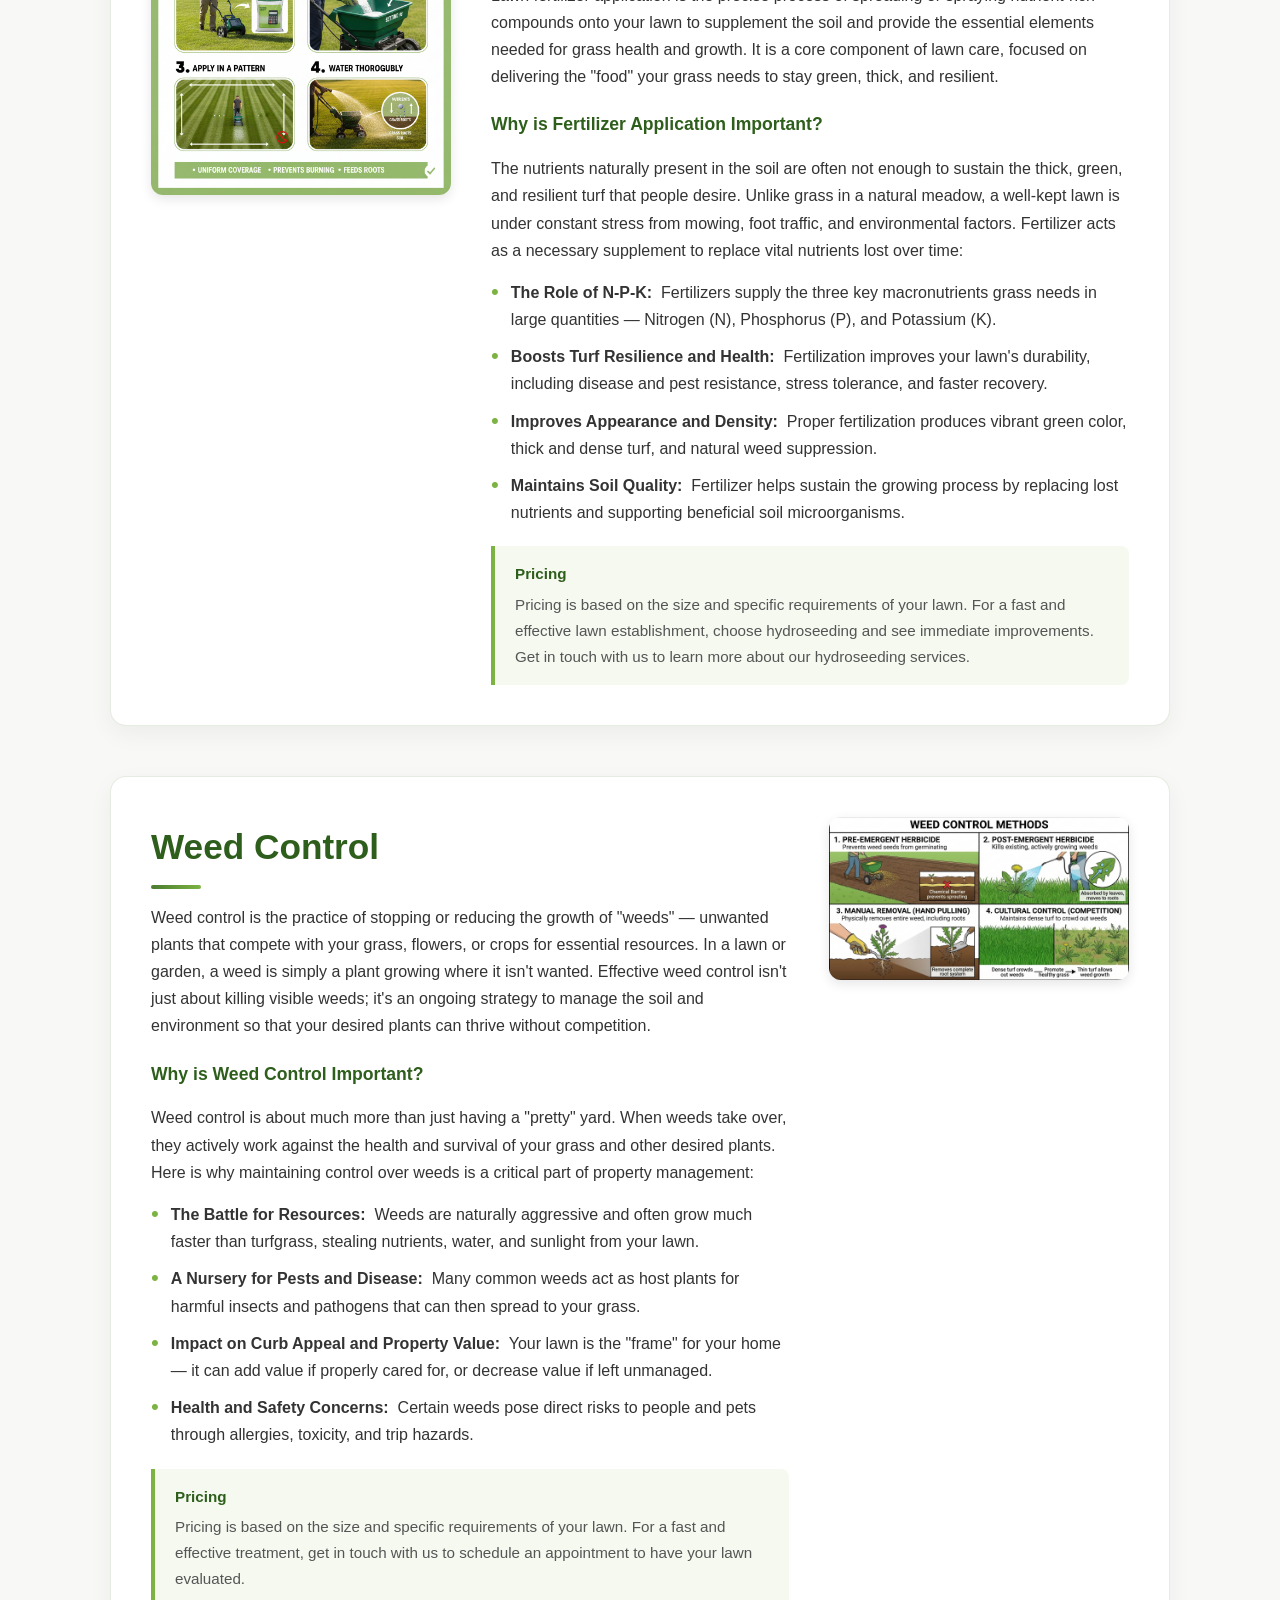
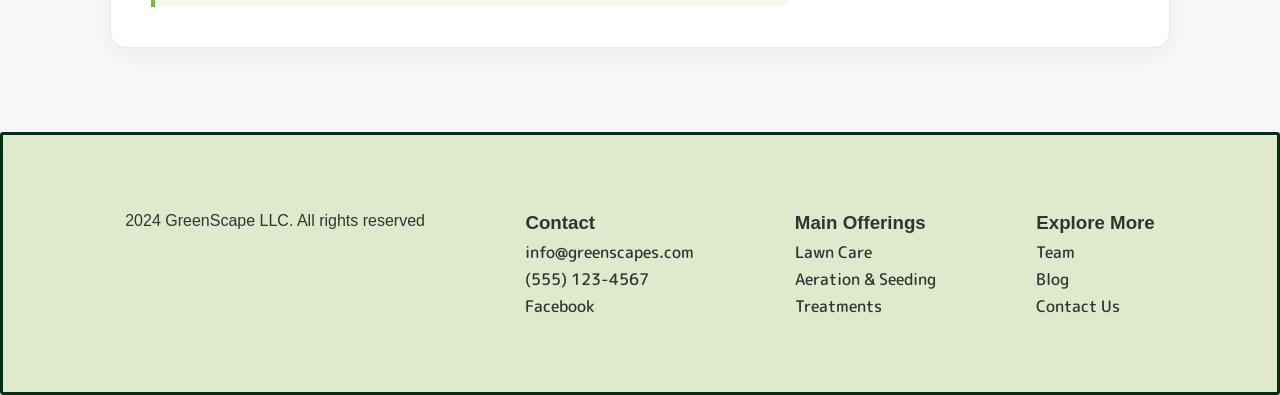
<file: lawncare.html>
<!DOCTYPE html>
<html lang="en">
<head>
    <meta charset="UTF-8">
    <meta name="viewport" content="width=device-width, initial-scale=1.0">
    <title>Lawn Care</title>
    <!-- CSS -->
    <link rel="stylesheet" href="./scripts/css/menu.css">
    <link rel="stylesheet" href="./scripts/css/index.css">
    <link rel="stylesheet" href = "scripts/css/lawncare.css">
    <!-- Fonts -->
    <link rel="preconnect" href="https://fonts.googleapis.com">
    <link rel="preconnect" href="https://fonts.gstatic.com" crossorigin>
    <link href="https://fonts.googleapis.com/css2?family=Happy+Monkey&family=M+PLUS+Rounded+1c:wght@400;500&display=swap" rel="stylesheet">
</head>
<body>
    <!-- Navigation Bar -->
    <header class="navbar-container">
        <nav class="navbar font1Bold"> 
            <div class="navbar-brand">
                <a href="index.html"><img id="logo" src="img/logo2.png" alt="Logo 2"></a> 
                </div>

            <input type="checkbox" id="menu-toggle">
            
            <label for="menu-toggle" class="hamburger">
                <span class="bar"></span>
                <span class="bar"></span>
                <span class="bar"></span>
            </label>

            <ul class="nav-links">
                <li><a href="index.html">Home</a></li>
                
                <li class="dropdown" id="csharp-dropdown">
                    <a>Services</a>
                    <ul class="submenu">
                        <li><a href="lawncare.html">Lawn Care</a></li>
                        <li><a href="aeration-seeding.html">Aeration and Seeding</a></li>
                        <li><a href="treatments.html">Treatments</a></li>
                    </ul>
                </li>
                
                <li><a href="team.html">Team</a></li>
                <li><a href="reviews.html">Review</a></li>

                <li class="dropdown" id="javascript-dropdown">
                </li>

                <li id="request"><a href="contact-us.html">Request a Quote</a></li>
            </ul>
        </nav>
    </header>

    <!-- Main -->
    <main class="service-container">
    <section class="service-section">
        <div class="service-text">
            <h1 class="service-title">Lawn Care</h1>
            <p>Lawn care is the science and art of ongoing maintenance, treatment, and cultivation of a grass-covered area (turf) to promote its health, appearance, and vitality over the long term. It involves a set of specific practices aimed at optimizing the condition of the grass and the soil to achieve a dense, vibrant, green, and resilient lawn. While often confused with "lawn maintenance" (the routine tasks), lawn care focuses specifically on the health of the turf and soil, not just the look.</p>

            <p class="subheading">Why is Lawn Care Important?</p>
            <p class="list-intro">Environmental, financial, and personal benefits for homeowners and the surrounding community. A well-maintained lawn is a sign of a healthy property and acts as a valuable, living part of the local ecosystem. Here is a breakdown of the core reasons why regular lawn care is essential:</p>
            <ul>
                <li><span><strong>Boosts Curb Appeal:&nbsp;</strong> A lush, green, weed-free lawn creates a positive first impression, significantly enhancing your home's curb appeal.</span></li>
                <li><span><strong>Increases Home Value:&nbsp;</strong> Studies consistently show that a well-landscaped home can increase the perceived value and sale price of a property by 5% to 28%.</span></li>
                <li><span><strong>Reduces Selling Time:&nbsp;</strong> Homes with attractive landscaping and a well-maintained yard tend to sell faster, as buyers perceive the property to be well-cared for inside and out.</span></li>
                <li><span><strong>Prevents Costly Repairs:&nbsp;</strong> Regular care, like aeration and fertilizing, keeps the lawn healthy and dense, preventing widespread disease, pest infestations, and bare spots.</span></li>
                <li><span><strong>Creates a Safe Recreational Space:&nbsp;</strong> A thick, healthy lawn provides a soft, safe, and clean surface for children, pets, and outdoor recreation.</span></li>
                <li><span><strong>Aids Mental Well-being:&nbsp;</strong> Being surrounded by green spaces is scientifically linked to reducing stress, lowering blood pressure, and boosting overall mental health.</span></li>
                <li><span><strong>Crowds Out Weeds:&nbsp;</strong> Proper care creates natural competition that prevents unsightly and invasive weeds from taking hold.</span></li>
            </ul>

            <div class="pricing-block">
                <strong>Pricing</strong>
                By choosing our program, you ensure that your lawn receives consistent care throughout the seasons, leading to a lush, vibrant yard that enhances the beauty of your home. Pricing is available by application or through seasonal packages, with discounts available for long-term commitments.
            </div>
        </div>
        <img src="img/lawncare.jpg" alt="Lawn Care" class="service-image">
    </section>

    <section class="service-section">
        <div class="service-text">
            <h1 class="service-title">Fertilizer Application</h1>
            <p>Lawn fertilizer application is the precise process of spreading or spraying nutrient-rich compounds onto your lawn to supplement the soil and provide the essential elements needed for grass health and growth. It is a core component of lawn care, focused on delivering the "food" your grass needs to stay green, thick, and resilient.</p>

            <p class="subheading">Why is Fertilizer Application Important?</p>
            <p class="list-intro">The nutrients naturally present in the soil are often not enough to sustain the thick, green, and resilient turf that people desire. Unlike grass in a natural meadow, a well-kept lawn is under constant stress from mowing, foot traffic, and environmental factors. Fertilizer acts as a necessary supplement to replace vital nutrients lost over time:</p>
            <ul>
                <li><span><strong>The Role of N-P-K:&nbsp;</strong> Fertilizers supply the three key macronutrients grass needs in large quantities — Nitrogen (N), Phosphorus (P), and Potassium (K).</span></li>
                <li><span><strong>Boosts Turf Resilience and Health:&nbsp;</strong> Fertilization improves your lawn's durability, including disease and pest resistance, stress tolerance, and faster recovery.</span></li>
                <li><span><strong>Improves Appearance and Density:&nbsp;</strong> Proper fertilization produces vibrant green color, thick and dense turf, and natural weed suppression.</span></li>
                <li><span><strong>Maintains Soil Quality:&nbsp;</strong> Fertilizer helps sustain the growing process by replacing lost nutrients and supporting beneficial soil microorganisms.</span></li>
            </ul>

            <div class="pricing-block">
                <strong>Pricing</strong>
                Pricing is based on the size and specific requirements of your lawn. For a fast and effective lawn establishment, choose hydroseeding and see immediate improvements. Get in touch with us to learn more about our hydroseeding services.
            </div>
        </div>
        <img src="img/fertilizer.png" alt="Fertilizer Application" class="service-image">
    </section>

    <section class="service-section">
        <div class="service-text">
            <h1 class="service-title">Weed Control</h1>
            <p>Weed control is the practice of stopping or reducing the growth of "weeds" — unwanted plants that compete with your grass, flowers, or crops for essential resources. In a lawn or garden, a weed is simply a plant growing where it isn't wanted. Effective weed control isn't just about killing visible weeds; it's an ongoing strategy to manage the soil and environment so that your desired plants can thrive without competition.</p>

            <p class="subheading">Why is Weed Control Important?</p>
            <p class="list-intro">Weed control is about much more than just having a "pretty" yard. When weeds take over, they actively work against the health and survival of your grass and other desired plants. Here is why maintaining control over weeds is a critical part of property management:</p>
            <ul>
                <li><span><strong>The Battle for Resources:&nbsp;</strong> Weeds are naturally aggressive and often grow much faster than turfgrass, stealing nutrients, water, and sunlight from your lawn.</span></li>
                <li><span><strong>A Nursery for Pests and Disease:&nbsp;</strong> Many common weeds act as host plants for harmful insects and pathogens that can then spread to your grass.</span></li>
                <li><span><strong>Impact on Curb Appeal and Property Value:&nbsp;</strong> Your lawn is the "frame" for your home — it can add value if properly cared for, or decrease value if left unmanaged.</span></li>
                <li><span><strong>Health and Safety Concerns:&nbsp;</strong> Certain weeds pose direct risks to people and pets through allergies, toxicity, and trip hazards.</span></li>
            </ul>

            <div class="pricing-block">
                <strong>Pricing</strong>
                Pricing is based on the size and specific requirements of your lawn. For a fast and effective treatment, get in touch with us to schedule an appointment to have your lawn evaluated.
            </div>
        </div>
        <img src="img/weedcontrol.png" alt="Weed Control" class="service-image">
    </section>
</main>
    
    <!-- Footer -->
        <footer id="ftr">

    <div class="footer-container">
  <div class="footer-column">
    <p>2024 GreenScape LLC. All rights reserved</p>
  </div>

  <div class="footer-column">
    <h3>Contact</h3>
    <p><a class = "footer-elements" href="mailto:info@greenscapes.com">info@greenscapes.com</a></p>
    <p><a class = "footer-elements" href = "tel:+1555123457">(555) 123-4567</a></p>
    <p><a class = "footer-elements" href = "https://facebook.dacc-appdev.com/">Facebook</a></p>
  </div>

  <div class="footer-column">
    <h3>Main Offerings</h3>
    <p><a class = "footer-elements" href="lawncare.html">Lawn Care</a></p>
    <p><a class = "footer-elements" href="aeration-seeding.html">Aeration & Seeding</a></p>
    <p><a class = "footer-elements" href="treatments.html">Treatments</a></p>
  </div>

  <div class="footer-column">
    <h3>Explore More</h3>
    <p><a class = "footer-elements" href="team.html">Team</a></p>
    <p><a class = "footer-elements" href="blog.html">Blog</a></p>
    <p><a class = "footer-elements" href="contact-us.html">Contact Us</a></p>
  </div>
</div>
    </footer>
    
    
    <!-- JavaScript -->
    <script src="./scripts/js/script.js"></script>
</body>
</html>
</file>
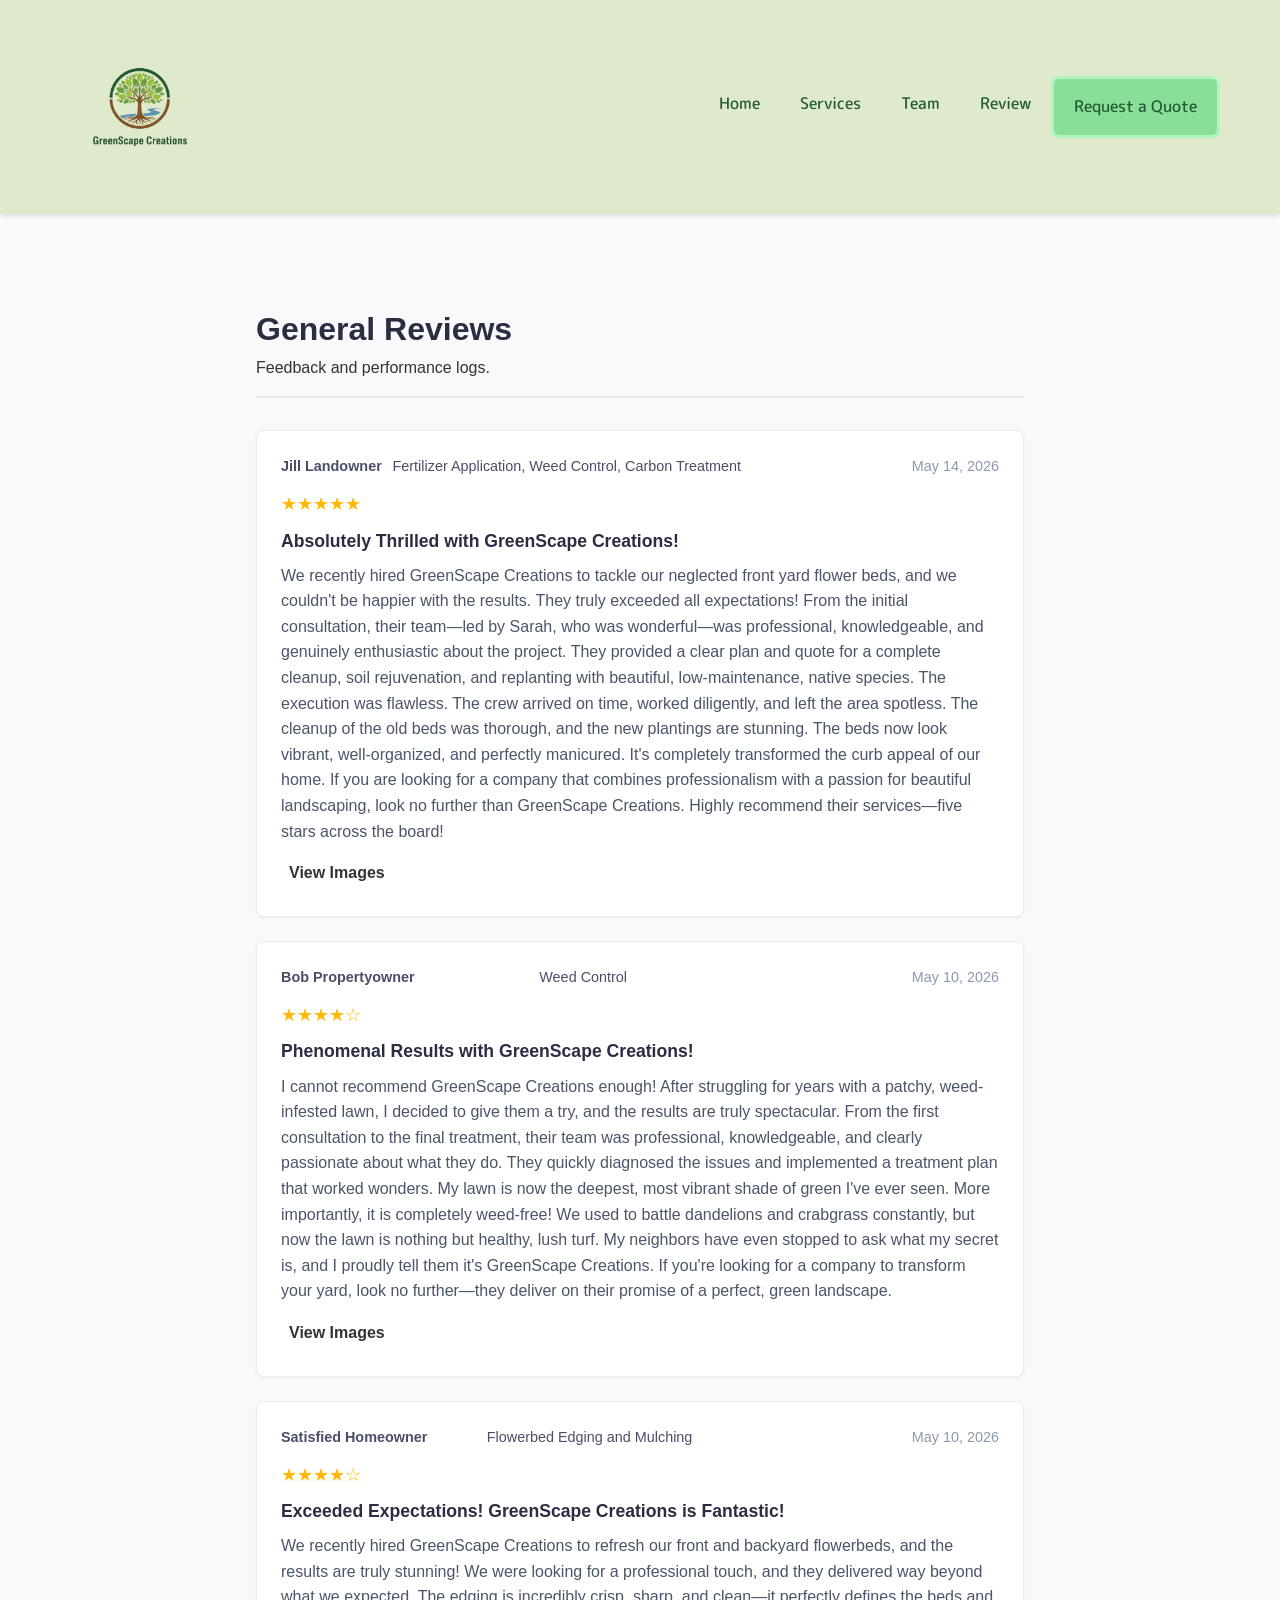
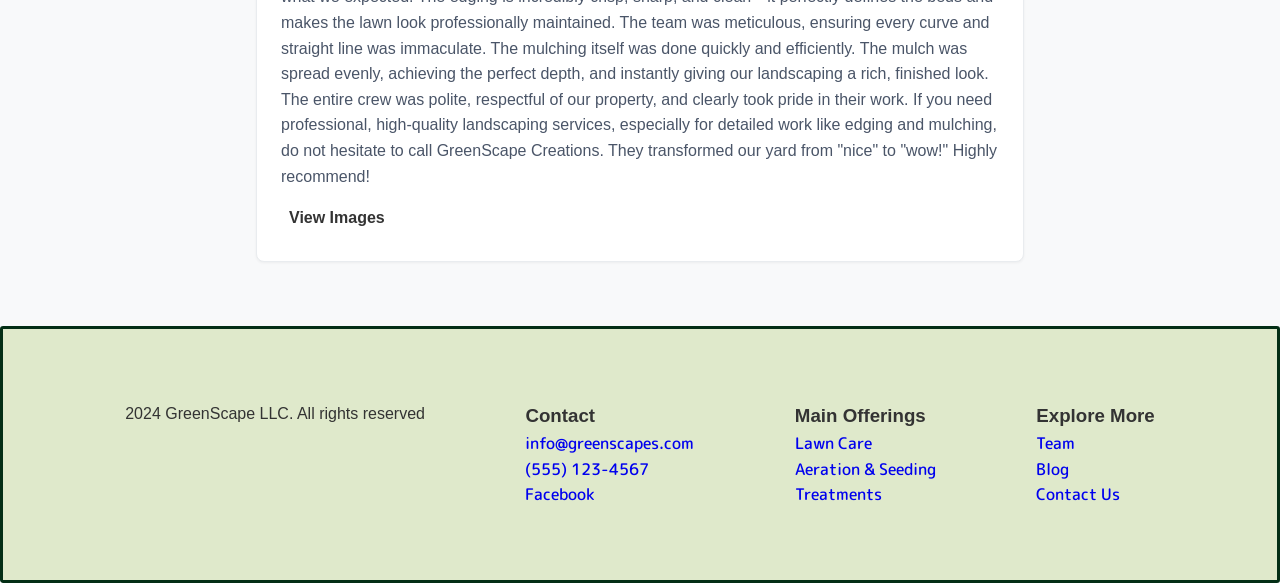
<file: reviews.html>
<!DOCTYPE html>
<html lang="en">
<head>
    <meta charset="UTF-8">
    <meta name="viewport" content="width=device-width, initial-scale=1.0">
    <title>Review Page Template</title>
    <!-- CSS -->
    <link rel="stylesheet" href="./scripts/css/menu.css">
    <link rel="stylesheet" href="./scripts/css/reviews.css">
    <!-- Fonts -->
    <link rel="preconnect" href="https://fonts.googleapis.com">
    <link rel="preconnect" href="https://fonts.gstatic.com" crossorigin>
    <link href="https://fonts.googleapis.com/css2?family=Happy+Monkey&family=M+PLUS+Rounded+1c:wght@400;500;700&display=swap" rel="stylesheet">
</head>
<body>

    <!-- Navigation Bar -->
    <header class="navbar-container">
        <nav class="navbar font1Bold"> 
            <div class="navbar-brand">
                <a href="index.html"><img id="logo" src="img/logo2.png" alt="Logo 2"></a> 
                </div>

            <input type="checkbox" id="menu-toggle">
            
            <label for="menu-toggle" class="hamburger">
                <span class="bar"></span>
                <span class="bar"></span>
                <span class="bar"></span>
            </label>

            <ul class="nav-links">
                <li><a href="index.html">Home</a></li>
                
                <li class="dropdown" id="csharp-dropdown">
                    <a>Services</a>
                    <ul class="submenu">
                        <li><a href="lawncare.html">Lawn Care</a></li>
                        <li><a href="aeration-seeding.html">Aeration and Seeding</a></li>
                        <li><a href="treatments.html">Treatments</a></li>
                    </ul>
                </li>
                
                <li><a href="team.html">Team</a></li>
                <li><a href="reviews.html">Review</a></li>

                <li class="dropdown" id="javascript-dropdown">
                </li>

                <li id="request"><a href="contact-us.html">Request a Quote</a></li>
            </ul>
        </nav>
    </header>

    <main class="container">

        <header class="page-header">
            <h1>General Reviews</h1>
            <p>Feedback and performance logs.</p>
        </header>

        <article class="review-card">
            <div class="review-meta">
                <span class="reviewer-name">Jill Landowner</span>
                <span class="review-service">Fertilizer Application, Weed Control, Carbon Treatment</span>
                <span class="review-date">May 14, 2026</span>
            </div>
            <div class="review-rating">★★★★★</div>
            <h2 class="review-title">Absolutely Thrilled with GreenScape Creations!</h2>
            <p class="review-body">
                We recently hired GreenScape Creations to tackle our neglected front yard flower beds, and we couldn't be happier with the results. They truly exceeded all expectations!
                From the initial consultation, their team—led by Sarah, who was wonderful—was professional, knowledgeable, and genuinely enthusiastic about the project. They provided a clear plan and quote for a complete cleanup, soil rejuvenation, and replanting with beautiful, low-maintenance, native species.
                The execution was flawless. The crew arrived on time, worked diligently, and left the area spotless. The cleanup of the old beds was thorough, and the new plantings are stunning. The beds now look vibrant, well-organized, and perfectly manicured. It's completely transformed the curb appeal of our home.
                If you are looking for a company that combines professionalism with a passion for beautiful landscaping, look no further than GreenScape Creations. Highly recommend their services—five stars across the board!
            </p>
            <details>
                <summary class="detailsExp">View Images</summary>
                <img src="img/flowerbed1.jpg" alt="Flowerbed1" class="review-image">
                <img src="img/flowerbed2.jpg" alt="Flowerbed2" class="review-image">
            </details>
        </article>

        <article class="review-card">
            <div class="review-meta">
                <span class="reviewer-name">Bob Propertyowner</span>
                <span class="review-service">Weed Control</span>
                <span class="review-date">May 10, 2026</span>
            </div>
            <div class="review-rating">★★★★☆</div>
            <h2 class="review-title">Phenomenal Results with GreenScape Creations!</h2>
            <p class="review-body">
                I cannot recommend GreenScape Creations enough! After struggling for years with a patchy, weed-infested lawn, I decided to give them a try, and the results are truly spectacular.
                From the first consultation to the final treatment, their team was professional, knowledgeable, and clearly passionate about what they do. They quickly diagnosed the issues and implemented a treatment plan that worked wonders.
                My lawn is now the deepest, most vibrant shade of green I've ever seen. More importantly, it is completely weed-free! We used to battle dandelions and crabgrass constantly, but now the lawn is nothing but healthy, lush turf. My neighbors have even stopped to ask what my secret is, and I proudly tell them it's GreenScape Creations. If you're looking for a company to transform your yard, look no further—they deliver on their promise of a perfect, green landscape.
            </p>
            <details>
                <summary class="detailsExp">View Images</summary>
                <img src="img/lawn1.jpg" alt="lawn1" class="review-image">
                <img src="img/lawn2.jpg" alt="lawn2" class="review-image">
            </details>
        </article>

        <article class="review-card">
            <div class="review-meta">
                <span class="reviewer-name">Satisfied Homeowner</span>
                <span class="review-service">Flowerbed Edging and Mulching</span>
                <span class="review-date">May 10, 2026</span>
            </div>
            <div class="review-rating">★★★★☆</div>
            <h2 class="review-title">Exceeded Expectations! GreenScape Creations is Fantastic!</h2>
            <p class="review-body">
                We recently hired GreenScape Creations to refresh our front and backyard flowerbeds, and the results are truly stunning! We were looking for a professional touch, and they delivered way beyond what we expected.
                The edging is incredibly crisp, sharp, and clean—it perfectly defines the beds and makes the lawn look professionally maintained. The team was meticulous, ensuring every curve and straight line was immaculate.
                The mulching itself was done quickly and efficiently. The mulch was spread evenly, achieving the perfect depth, and instantly giving our landscaping a rich, finished look. The entire crew was polite, respectful of our property, and clearly took pride in their work.
                If you need professional, high-quality landscaping services, especially for detailed work like edging and mulching, do not hesitate to call GreenScape Creations. They transformed our yard from "nice" to "wow!" Highly recommend!
            </p>
            <details>
                <summary class="detailsExp">View Images</summary>
                <img src="img/mulch1.jpg" alt="mulch1" class="review-image">
                <img src="img/mulch2.webp" alt="mulch2" class="review-image">
            </details>
        </article>

    </main>

    <!-- Footer -->
        <footer id="ftr">

    <div class="footer-container">
  <div class="footer-column">
    <p>2024 GreenScape LLC. All rights reserved</p>
  </div>

  <div class="footer-column">
    <h3>Contact</h3>
    <p><a class = "footer-elements" href="mailto:info@greenscapes.com">info@greenscapes.com</a></p>
    <p><a class = "footer-elements" href = "tel:+1555123457">(555) 123-4567</a></p>
    <p><a class = "footer-elements" href = "https://facebook.dacc-appdev.com/">Facebook</a></p>
  </div>

  <div class="footer-column">
    <h3>Main Offerings</h3>
    <p><a class = "footer-elements" href="lawncare.html">Lawn Care</a></p>
    <p><a class = "footer-elements" href="aeration-seeding.html">Aeration & Seeding</a></p>
    <p><a class = "footer-elements" href="treatments.html">Treatments</a></p>
  </div>

  <div class="footer-column">
    <h3>Explore More</h3>
    <p><a class = "footer-elements" href="team.html">Team</a></p>
    <p><a class = "footer-elements" href="blog.html">Blog</a></p>
    <p><a class = "footer-elements" href="contact-us.html">Contact Us</a></p>
  </div>
</div>
    </footer>
    
    
    <!-- JavaScript -->
    <script src="./scripts/js/script.js"></script>
</body>
</html>
</file>
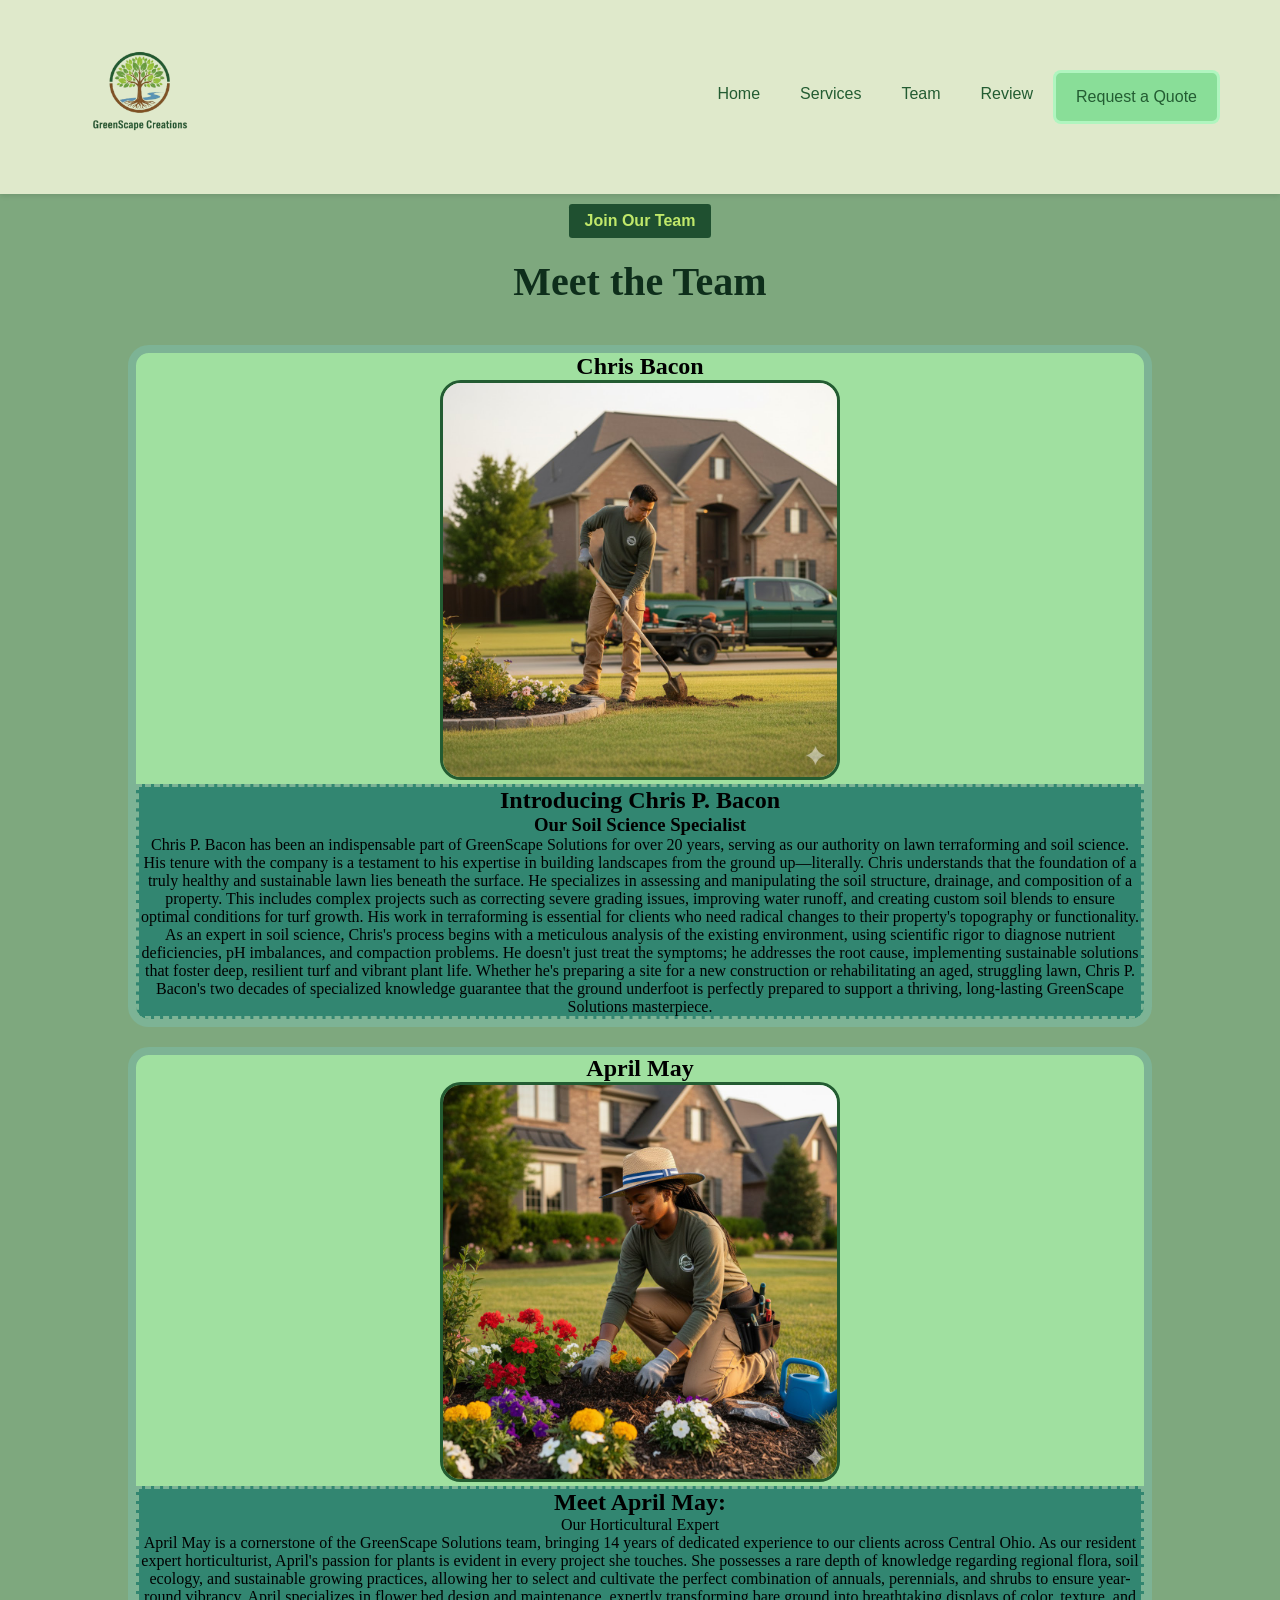
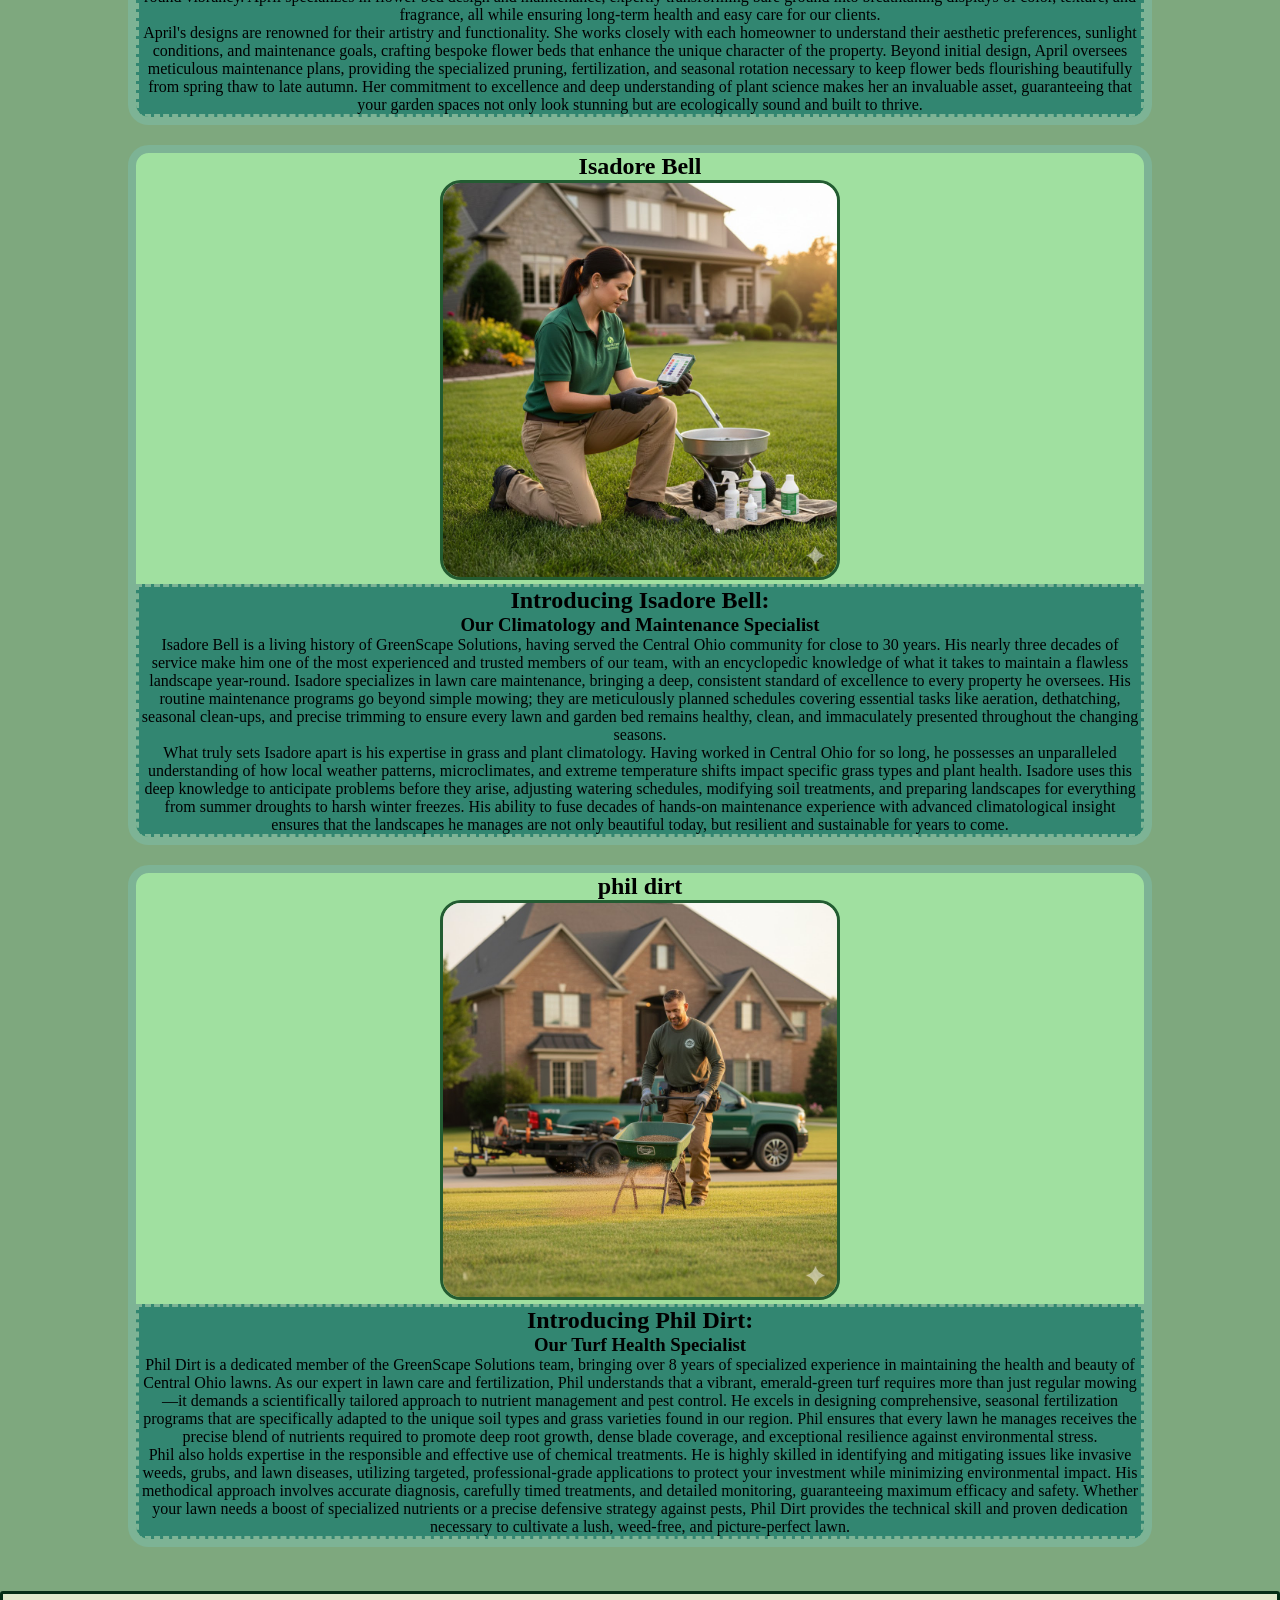
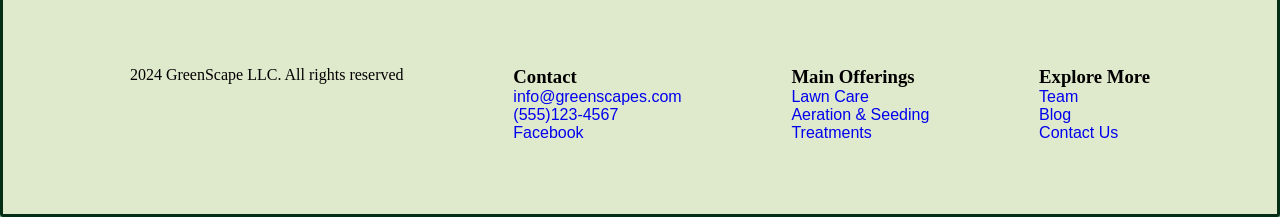
<file: team.html>
<!DOCTYPE html>
<html lang="en">
<head>
    <!-- Meta Settings -->
    <meta charset="UTF-8">
    <meta name="viewport" content="width=device-width, initial-scale=1.0">
    <!-- Page Title -->
    <title>Team page</title>
    <!-- External CSS Files -->
    <link rel="stylesheet" href="./scripts/css/menu.css">
    <link rel="stylesheet" href="./scripts/css/team.css">
    <!-- Internal CSS -->
    <style>
        /* Stylizing the ordered list */
        ol{
            list-style-position:inside;
            text-align:center;
            padding:0;
            margin-top:50px;
        }
        /* Ordered list text styling */
        ol li{
            font-family:'Segoe UI',Roboto,Helvetica,Arial,sans-serif;
            font-size:3rem;
            font-weight:750;
            text-transform:capitalize;
            margin-bottom:15px;
            color:#333;
            letter-spacing:1px;
            text-shadow:2px 2px 4px rgba(0,0,0,0.1);
        }
        /* Hover effect for list items */
        ol li:hover{
            color:#007bff;
            transition:0.7s ease;
        }
    </style>
</head>
<body class ="background">
    <!-- Navigation Bar -->
    <!-- Navigation Bar -->
    <header class="navbar-container">
        <nav class="navbar font1Bold"> 
            <div class="navbar-brand">
                <a href="index.html"><img id="logo" src="img/logo2.png" alt="Logo 2"></a> 
                </div>

            <input type="checkbox" id="menu-toggle">
            
            <label for="menu-toggle" class="hamburger">
                <span class="bar"></span>
                <span class="bar"></span>
                <span class="bar"></span>
            </label>

            <ul class="nav-links">
                <li><a href="index.html">Home</a></li>
                
                <li class="dropdown" id="csharp-dropdown">
                    <a>Services</a>
                    <ul class="submenu">
                        <li><a href="lawncare.html">Lawn Care</a></li>
                        <li><a href="aeration-seeding.html">Aeration and Seeding</a></li>
                        <li><a href="treatments.html">Treatments</a></li>
                    </ul>
                </li>
                
                <li><a href="team.html">Team</a></li>
                <li><a href="reviews.html">Review</a></li>

                <li class="dropdown" id="javascript-dropdown">
                </li>

                <li id="request"><a href="contact-us.html">Request a Quote</a></li>
            </ul>
        </nav>
    </header>
    <!-- Team Section -->
    <div class="team-intro">
        <!-- Team Button -->
        <button class="team-button">Join Our Team</button>
        <!-- Team Title -->
        <h1 class="team-title">Meet the Team</h1>
        <!-- Team Member 1 -->
        <div class="team-member-image">
            <h2>Chris Bacon</h2>
            <img src="img/house1.jpg" width="400" height="400" alt="Team Member">
          <figcaption class = vertical-text>
    <!-- Employee Introduction -->
    <h2>Introducing Chris P. Bacon</h2>
    <!-- Job Title -->
     <h3>Our Soil Science Specialist</h3>
    <!-- Paragraph 1 -->
   <p>Chris P. Bacon has been an indispensable part of GreenScape Solutions for over 20 years, serving as our authority on lawn terraforming and soil science. His tenure with the company is a testament to his expertise in building landscapes from the ground up—literally. Chris understands that the foundation of a truly healthy and sustainable lawn lies beneath the surface. He specializes in assessing and manipulating the soil structure, drainage, and composition of a property. This includes complex projects such as correcting severe grading issues, improving water runoff, and creating custom soil blends to ensure optimal conditions for turf growth. His work in terraforming is essential for clients who need radical changes to their property's topography or functionality.</p>
    <!-- paragraph 2 -->
   <p>As an expert in soil science, Chris's process begins with a meticulous analysis of the existing environment, using scientific rigor to diagnose nutrient deficiencies, pH imbalances, and compaction problems. He doesn't just treat the symptoms; he addresses the root cause, implementing sustainable solutions that foster deep, resilient turf and vibrant plant life. Whether he's preparing a site for a new construction or rehabilitating an aged, struggling lawn, Chris P. Bacon's two decades of specialized knowledge guarantee that the ground underfoot is perfectly prepared to support a thriving, long-lasting GreenScape Solutions masterpiece.</p>
  
        </figcaption>
        </div>
        <!-- Team Member 2 -->
        <div class="team-member-image">
            <h2>April May</h2>
            <img src="img/house2.jpg" width="400" height="400" alt="Team Member">
           <!-- Team Member 2 info -->
            <figcaption class="vertical-text">
               <!-- Employee Introduction -->
               <h2 >Meet April May: </h2>
                <!-- Job Title -->
                 Our Horticultural Expert
                <!-- Paragraph 1 -->
               <p>April May is a cornerstone of the GreenScape Solutions team, bringing 14 years of dedicated experience to our clients across Central Ohio. As our resident expert horticulturist, April's passion for plants is evident in every project she touches. She possesses a rare depth of knowledge regarding regional flora, soil ecology, and sustainable growing practices, allowing her to select and cultivate the perfect combination of annuals, perennials, and shrubs to ensure year-round vibrancy. April specializes in flower bed design and maintenance, expertly transforming bare ground into breathtaking displays of color, texture, and fragrance, all while ensuring long-term health and easy care for our clients.</p>
                <!-- Paragraph 2 -->
                April's designs are renowned for their artistry and functionality. She works closely with each homeowner to understand their aesthetic preferences, sunlight conditions, and maintenance goals, crafting bespoke flower beds that enhance the unique character of the property. Beyond initial design, April oversees meticulous maintenance plans, providing the specialized pruning, fertilization, and seasonal rotation necessary to keep flower beds flourishing beautifully from spring thaw to late autumn. Her commitment to excellence and deep understanding of plant science makes her an invaluable asset, guaranteeing that your garden spaces not only look stunning but are ecologically sound and built to thrive.</p>
            </figcaption>
        </div>
        <!-- Team Member 3 -->
        <div class="team-member-image">
            <h2>Isadore Bell</h2>
            <img src="img/house3.jpg" width="400" height="400" alt="Team Member">
           <!-- Team Member 3 info --> 
            <figcaption class="vertical-text">
                <!-- Employee Introduction -->
                <h2>Introducing Isadore Bell:</h2>
                 <!-- Job Title -->
                <h3>Our Climatology and Maintenance Specialist</h3>
                <!-- Paragraph 1 -->
                <p>Isadore Bell is a living history of GreenScape Solutions, having served the Central Ohio community for close to 30 years. His nearly three decades of service make him one of the most experienced and trusted members of our team, with an encyclopedic knowledge of what it takes to maintain a flawless landscape year-round. Isadore specializes in lawn care maintenance, bringing a deep, consistent standard of excellence to every property he oversees. His routine maintenance programs go beyond simple mowing; they are meticulously planned schedules covering essential tasks like aeration, dethatching, seasonal clean-ups, and precise trimming to ensure every lawn and garden bed remains healthy, clean, and immaculately presented throughout the changing seasons.</p>
                <!-- Paragraph 2 -->
                <p>What truly sets Isadore apart is his expertise in grass and plant climatology. Having worked in Central Ohio for so long, he possesses an unparalleled understanding of how local weather patterns, microclimates, and extreme temperature shifts impact specific grass types and plant health. Isadore uses this deep knowledge to anticipate problems before they arise, adjusting watering schedules, modifying soil treatments, and preparing landscapes for everything from summer droughts to harsh winter freezes. His ability to fuse decades of hands-on maintenance experience with advanced climatological insight ensures that the landscapes he manages are not only beautiful today, but resilient and sustainable for years to come.</p>
            </figcaption>
        </div>
        <!-- Team Member 4 -->
        <div class="team-member-image">
            <h2>phil dirt</h2>
            <img src="img/house4.jpg" width="400" height="400" alt="Team Member">
        <!-- Team Member 4 info -->
         <figcaption class="vertical-text">
                <!-- Employee Introduction -->
                <h2>Introducing Phil Dirt: </h2>
                 <!-- Job Title -->
                <h3>Our Turf Health Specialist</h3>
                <!-- Paragraph 1 -->
                <p>Phil Dirt is a dedicated member of the GreenScape Solutions team, bringing over 8 years of specialized experience in maintaining the health and beauty of Central Ohio lawns. As our expert in lawn care and fertilization, Phil understands that a vibrant, emerald-green turf requires more than just regular mowing—it demands a scientifically tailored approach to nutrient management and pest control. He excels in designing comprehensive, seasonal fertilization programs that are specifically adapted to the unique soil types and grass varieties found in our region. Phil ensures that every lawn he manages receives the precise blend of nutrients required to promote deep root growth, dense blade coverage, and exceptional resilience against environmental stress.</p>
                <!-- Paragraph 2 -->
                <p>Phil also holds expertise in the responsible and effective use of chemical treatments. He is highly skilled in identifying and mitigating issues like invasive weeds, grubs, and lawn diseases, utilizing targeted, professional-grade applications to protect your investment while minimizing environmental impact. His methodical approach involves accurate diagnosis, carefully timed treatments, and detailed monitoring, guaranteeing maximum efficacy and safety. Whether your lawn needs a boost of specialized nutrients or a precise defensive strategy against pests, Phil Dirt provides the technical skill and proven dedication necessary to cultivate a lush, weed-free, and picture-perfect lawn.</p>
            </figcaption>
        </div>
    </div>
    <!-- Footer -->
    <footer id="ftr">
        <div class="footer-container">
            <!-- Copyright -->
            <div class="footer-column">
                <p>2024 GreenScape LLC. All rights reserved</p>
            </div>
            <!-- Contact Information -->
            <div class="footer-column">
                <h3>Contact</h3>
                <p>
                    <a class="footer-elements" href="mailto:info@greenscapes.com">
                        info@greenscapes.com
                    </a>
                </p>
                <p>
                    <a class="footer-elements" href="tel:+1555123457">
                        (555)123-4567
                    </a>
                </p>
                <p>
                    <a class="footer-elements" href="https://facebook.dacc-appdev.com/">
                        Facebook
                    </a>
                </p>
            </div>
            <!-- Main Services -->
            <div class="footer-column">
                <h3>Main Offerings</h3>
                <p>
                    <a class="footer-elements" href="lawncare.html">
                        Lawn Care
                    </a>
                </p>
                <p>
                    <a class="footer-elements" href="aeration-seeding.html">
                        Aeration & Seeding
                    </a>
                </p>
                <p>
                    <a class="footer-elements" href="treatments.html">
                        Treatments
                    </a>
                </p>
            </div>
            <!-- Extra Pages -->
            <div class="footer-column">
                <h3>Explore More</h3>
                <p>
                    <a class="footer-elements" href="team.html">
                        Team
                    </a>
                </p>
                <p>
                    <a class="footer-elements" href="blog.html">
                        Blog
                    </a>
                </p>
                <p>
                    <a class="footer-elements" href="contact-us.html">
                        Contact Us
                    </a>
                </p>
            </div>
        </div>
    </footer>
    <!-- JavaScript File -->
    <script src="./scripts/js/script.js"></script>
</body>
</html>
</file>
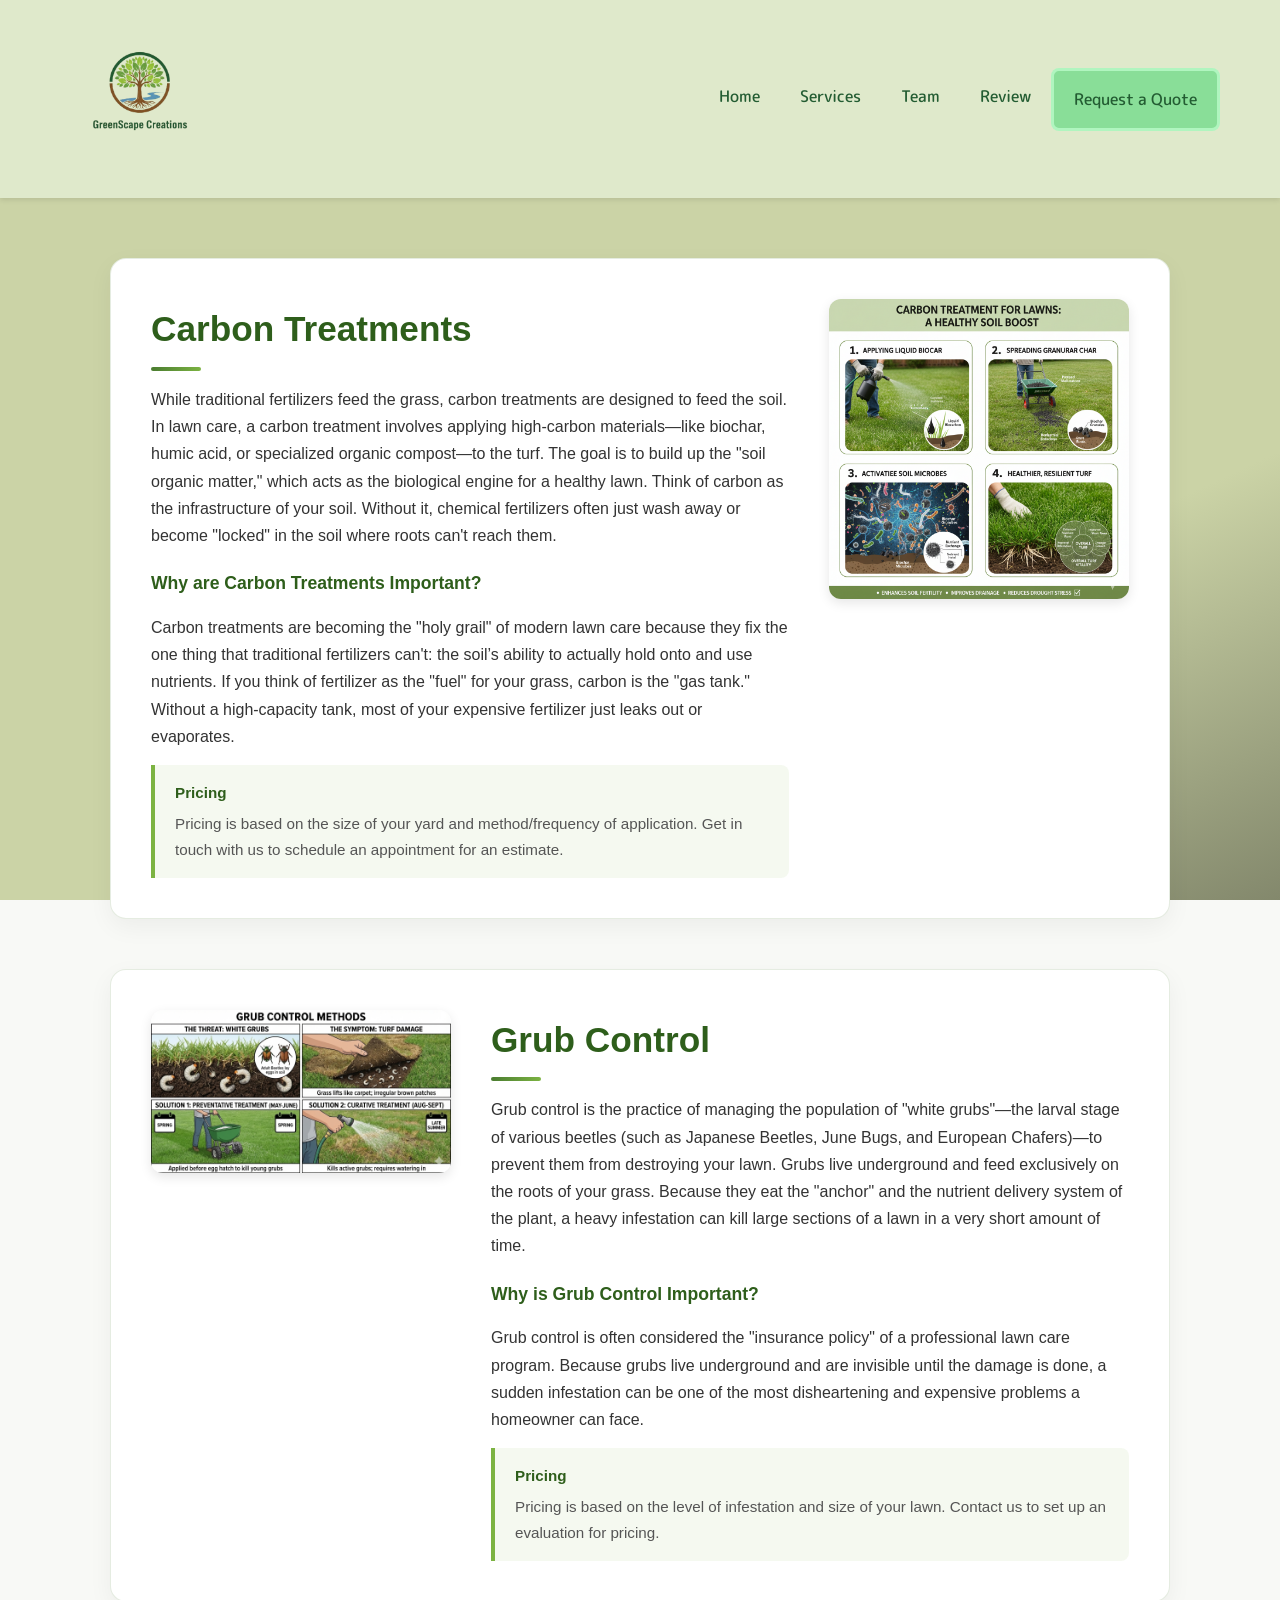
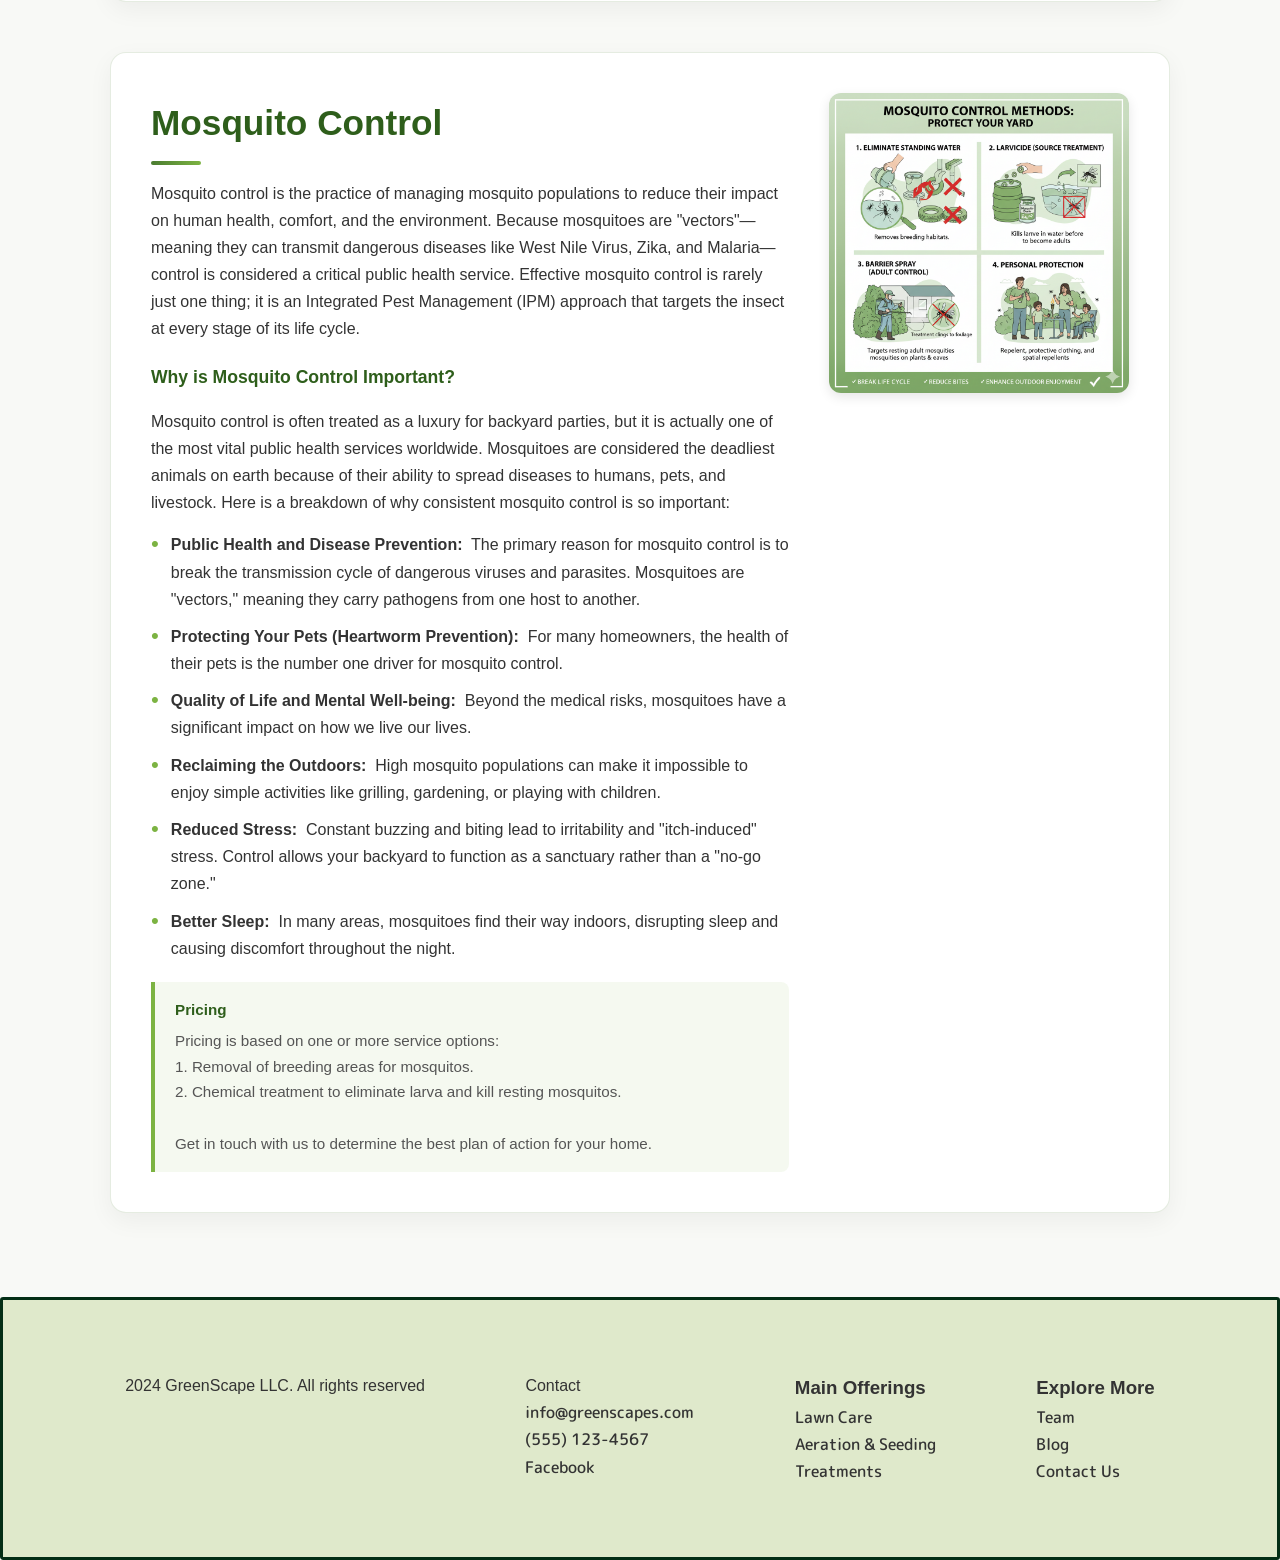
<file: treatments.html>
<!DOCTYPE html>
<html lang="en">
<head>
    <meta charset="UTF-8">
    <meta name="viewport" content="width=device-width, initial-scale=1.0">
    <title>Lawn Care</title>
    <link rel="stylesheet" href="./scripts/css/menu.css">
    <link rel="stylesheet" href="./scripts/css/index.css">
    <link rel="stylesheet" href="scripts/css/lawncare.css">
    <link rel="preconnect" href="https://fonts.googleapis.com">
    <link rel="preconnect" href="https://fonts.gstatic.com" crossorigin>
    <link href="https://fonts.googleapis.com/css2?family=Happy+Monkey&family=M+PLUS+Rounded+1c:wght@400;500&display=swap" rel="stylesheet">
</head>
<body>
    <header class="navbar-container">
        <nav class="navbar font1Bold"> 
            <div class="navbar-brand">
                <a href="index.html"><img id="logo" src="img/logo2.png" alt="Logo 2"></a> 
                </div>

            <input type="checkbox" id="menu-toggle">
            
            <label for="menu-toggle" class="hamburger">
                <span class="bar"></span>
                <span class="bar"></span>
                <span class="bar"></span>
            </label>

            <ul class="nav-links">
                <li><a href="index.html">Home</a></li>
                
                <li class="dropdown" id="csharp-dropdown">
                    <a>Services</a>
                    <ul class="submenu">
                        <li><a href="lawncare.html">Lawn Care</a></li>
                        <li><a href="aeration-seeding.html">Aeration and Seeding</a></li>
                        <li><a href="treatments.html">Treatments</a></li>
                    </ul>
                </li>
                
                <li><a href="team.html">Team</a></li>
                <li><a href="reviews.html">Review</a></li>

                <li class="dropdown" id="javascript-dropdown">
                </li>

                <li id="request"><a href="contact-us.html">Request a Quote</a></li>
            </ul>
        </nav>
    </header>

    <main class="service-container">
        
        <section class="service-section">
            <div class="service-text">
                <h1 class="service-title">Carbon Treatments</h1>
                <p>While traditional fertilizers feed the grass, carbon treatments are designed to feed the soil. In lawn care, a carbon treatment involves applying high-carbon materials—like biochar, humic acid, or specialized organic compost—to the turf. The goal is to build up the "soil organic matter," which acts as the biological engine for a healthy lawn. Think of carbon as the infrastructure of your soil. Without it, chemical fertilizers often just wash away or become "locked" in the soil where roots can't reach them.</p>

                <p class="subheading">Why are Carbon Treatments Important?</p>
                <p class="list-intro">Carbon treatments are becoming the "holy grail" of modern lawn care because they fix the one thing that traditional fertilizers can't: the soil’s ability to actually hold onto and use nutrients. If you think of fertilizer as the "fuel" for your grass, carbon is the "gas tank." Without a high-capacity tank, most of your expensive fertilizer just leaks out or evaporates.</p>

                <div class="pricing-block">
                    <strong>Pricing</strong>
                    Pricing is based on the size of your yard and method/frequency of application. Get in touch with us to schedule an appointment for an estimate.
                </div>
            </div>
            <img src="img/carbontreatment.png" alt="aeration" class="service-image">
        </section>

        <section class="service-section">
            <div class="service-text">
                <h1 class="service-title">Grub Control</h1>
                <p>Grub control is the practice of managing the population of "white grubs"—the larval stage of various beetles (such as Japanese Beetles, June Bugs, and European Chafers)—to prevent them from destroying your lawn. Grubs live underground and feed exclusively on the roots of your grass. Because they eat the "anchor" and the nutrient delivery system of the plant, a heavy infestation can kill large sections of a lawn in a very short amount of time.</p>

                <p class="subheading">Why is Grub Control Important?</p>
                <p class="list-intro">Grub control is often considered the "insurance policy" of a professional lawn care program. Because grubs live underground and are invisible until the damage is done, a sudden infestation can be one of the most disheartening and expensive problems a homeowner can face.</p>

                <div class="pricing-block">
                    <strong>Pricing</strong>
                    Pricing is based on the level of infestation and size of your lawn. Contact us to set up an evaluation for pricing.
                </div>
            </div>
            <img src="img/grubcontrol.png" alt="Grub Control" class="service-image">
        </section>

        <section class="service-section">
            <div class="service-text">
                <h1 class="service-title">Mosquito Control</h1>
                <p>Mosquito control is the practice of managing mosquito populations to reduce their impact on human health, comfort, and the environment. Because mosquitoes are "vectors"—meaning they can transmit dangerous diseases like West Nile Virus, Zika, and Malaria—control is considered a critical public health service. Effective mosquito control is rarely just one thing; it is an Integrated Pest Management (IPM) approach that targets the insect at every stage of its life cycle.</p>

                <p class="subheading">Why is Mosquito Control Important?</p>
                <p class="list-intro">Mosquito control is often treated as a luxury for backyard parties, but it is actually one of the most vital public health services worldwide. Mosquitoes are considered the deadliest animals on earth because of their ability to spread diseases to humans, pets, and livestock. Here is a breakdown of why consistent mosquito control is so important:</p>
                <ul>
                    <li><span><strong>Public Health and Disease Prevention:&nbsp;</strong> The primary reason for mosquito control is to break the transmission cycle of dangerous viruses and parasites. Mosquitoes are "vectors," meaning they carry pathogens from one host to another.</span></li>
                    <li><span><strong>Protecting Your Pets (Heartworm Prevention):&nbsp;</strong> For many homeowners, the health of their pets is the number one driver for mosquito control.</span></li>
                    <li><span><strong>Quality of Life and Mental Well-being:&nbsp;</strong> Beyond the medical risks, mosquitoes have a significant impact on how we live our lives.</span></li>
                    <li><span><strong>Reclaiming the Outdoors:&nbsp;</strong> High mosquito populations can make it impossible to enjoy simple activities like grilling, gardening, or playing with children.</span></li>
                    <li><span><strong>Reduced Stress:&nbsp;</strong> Constant buzzing and biting lead to irritability and "itch-induced" stress. Control allows your backyard to function as a sanctuary rather than a "no-go zone."</span></li>
                    <li><span><strong>Better Sleep:&nbsp;</strong> In many areas, mosquitoes find their way indoors, disrupting sleep and causing discomfort throughout the night.</span></li>
                </ul>

                <div class="pricing-block">
                    <strong>Pricing</strong>
                    Pricing is based on one or more service options:
                    <br>1. Removal of breeding areas for mosquitos.
                    <br>2. Chemical treatment to eliminate larva and kill resting mosquitos.
                    <br><br>Get in touch with us to determine the best plan of action for your home.
                </div>
            </div>
            <img src="img/mosquitocontrol.png" alt="mosquito control" class="service-image">
        </section>

    </main>
    
    <footer id="ftr">
        <div class="footer-container">
            <div class="footer-column">
                <p>2024 GreenScape LLC. All rights reserved</p>
            </div>

            <div class="footer-column"
                <h3>Contact</h3>
                <p><a class="footer-elements" href="mailto:info@greenscapes.com">info@greenscapes.com</a></p>
                <p><a class="footer-elements" href="tel:+1555123457">(555) 123-4567</a></p>
                <p><a class="footer-elements" href="https://facebook.dacc-appdev.com/">Facebook</a></p>
            </div>

            <div class="footer-column">
                <h3>Main Offerings</h3>
                <p><a class="footer-elements" href="lawncare.html">Lawn Care</a></p>
                <p><a class="footer-elements" href="aeration-seeding.html">Aeration & Seeding</a></p>
                <p><a class="footer-elements" href="treatments.html">Treatments</a></p>
            </div>

            <div class="footer-column">
                <h3>Explore More</h3>
                <p><a class="footer-elements" href="team.html">Team</a></p>
                <p><a class="footer-elements" href="blog.html">Blog</a></p>
                <p><a class="footer-elements" href="contact-us.html">Contact Us</a></p>
            </div>
        </div>
    </footer>
    
    <script src="./scripts/js/script.js"></script>
</body>
</html>
</file>
<file: scripts/css/menu.css>
/* Base Reset and Styling */
* {
    margin: 0;
    padding: 0;
    box-sizing: border-box;
    list-style: none;
    text-decoration: none;
}

a{
    font-family: "M PLUS Rounded 1c", sans-serif;
    font-weight: 500;
    font-style: normal;
}

#request{
    background-color: #5fd87fab;
    border: solid 0.2rem #c2ffd2ab;
    border-radius: 0.5rem;
}

.text-container {
    text-align: center;
    padding: 50px 20px;
    color: #1f5030;
}

/* --- Navigation Container --- */
.navbar-container {
    background-color: #DFE9CB;
    box-shadow: 0 2px 5px rgba(0, 0, 0, 0.1);
}

.navbar {
    display: flex;
    /* Main Flexbox setting: Icon (left) and Links (right) */
    justify-content: space-between; 
    align-items: center;
    padding: 0 20px;
    max-width: 1200px;
    margin: 0 auto; /* Center the navbar content */
}

#logo{
    height: 160px;
}

/* --- Left Side: Brand/Icon --- */
.navbar-brand a {
    color: #95ffba; /* Gold color for the brand name */
    padding: 15px 0;
    display: block;
}

/* --- Right Side: Navigation Links (Desktop) --- */
.nav-links {
    display: flex;
    justify-content: flex-end; /* Align links to the right */
    align-items: right; /* Align links to the right */
}

.nav-links > li {
    position: relative;
}

.nav-links a {
    display: block;
    padding: 15px 20px;
    color: #235C32;
    transition: background-color 0.3s;;
}

.nav-links a:hover {
    background-color: #b5d8cf;
    color: #1f5030;
}

/* --- Dropdown Styling (Desktop) --- */
.submenu {
    display: none;
    position: absolute;
    top: 100%;
    left: 0;
    background-color: #b5d8cf;
    min-width: 180px;
    z-index: 10;
    box-shadow: 0 5px 10px rgba(0, 0, 0, 0.2);
}

.dropdown:hover .submenu {
    display: block; 
}

.submenu a {
    padding: 10px 20px;
}

.submenu li:hover a {
    background-color: #76c4e2;
}

/* --- Hamburger Icon (Hidden on Desktop) --- */
#menu-toggle {
    display: none;
}

.hamburger {
    display: none; 
    cursor: pointer;
}

.bar {
    display: block;
    width: 25px;
    height: 3px;
    margin: 5px 0;
    background-color: white;
    transition: all 0.3s ease-in-out;
}
/* ========
Footer
======== */
#ftr{
    /* Background */
    background-color: #DFE9CB;
    border-style: solid;
    border-width: 0.2rem;
    border-radius: 0.2rem;
    border-color: #032e15;
    /* Spacing */
    margin: 1rem;
    gap: 5rem;
    position: relative;
    bottom: 0;

     
    text-align: left;
    padding: 2rem;
    margin: 0%;
    gap: 5rem;
    position: relative;
    bottom: -1.5rem;

    .footer-container {
    display: flex;            
    justify-content: space-around; 
  
    padding: 40px;           
    align-items: flex-start;  
}

.footer-column h3 {
  margin-top: 0;           /* Removes extra gap above the titles */
  font-weight: bold;
}
}

table {
    /* Alignment */
    width: 100%;
    text-align: left;
    /* Text */
    color: #032e15;
}
.bnt{
    /* Background */
    background-color: #1f5030;
    border: none;
    border-radius: 0.2rem;
    /* Text */
    color: #c0e86a;
    font-size: 1rem;
    font-weight: bold;
    /* Spacing */
    padding: 0.5rem 1rem;
    margin-left: 1rem;
    /* Animation */
    transition: background-color 0.3s ease, color 0.3s ease;
}
.btn1:hover{
    /* Background */
    background-color: #7fc99e;
    /* Text */
    color: #1f5030;
    /* Animation */
    transition: background-color 0.3s ease, color 0.3s ease;
}
.btn2:hover{
    /* Background */
    background-color: #7fc99e;
    /* Text */
    color: #1f5030;
    /* Animation */
    transition: background-color 0.3s ease, color 0.3s ease;
}
/* ==================================== */
/* --- Mobile/Tablet Responsiveness --- */
/* ==================================== */
@media (max-width: 768px) {
    
    .navbar {
        flex-wrap: wrap; /* Allow the nav-links to drop below the brand/hamburger */
        padding: 0 20px;
    }

    /* Show the hamburger icon */
    .hamburger {
        display: block; 
        padding: 15px 0;
    }

    /* Navigation Links (Mobile) */
    .nav-links {
        /* On mobile, the links take full width and stack vertically */
        flex-direction: column;
        width: 100%;
        max-height: 0; /* Initially hidden */
        overflow: hidden;
        transition: max-height 0.3s ease-out;
        background-color: #092213; 
        text-align: center;
        /* Position links below the brand/hamburger by setting width to 100% */
        order: 1; /* Force nav-links to the second row in the flex container */
    }

    .nav-links > li {
        width: 100%;
        border-top: 1px solid #555;
    }
    
    /* Toggle menu open: Checkbox state controls visibility */
    #menu-toggle:checked ~ .nav-links {
        max-height: 1000px;; /* Must be larger than total link height */
    }

    /* Mobile Dropdowns */
    .submenu {
        position: static; /* Stack naturally below parent */
        width: 100%;
        max-height: 0;
        overflow: hidden;
        display: none; /* Hide by default, show with JS 'active' class */
        background-color: #92ceb5;
        transition: max-height 0.3s ease;
    }

    /* JavaScript 'active' class for mobile submenu toggle */
    .dropdown.active .submenu {
         max-height: 300px;
    }

    .dropdown.active {
        padding-bottom: 10px;
    }


    #request{
        border-radius: 0;
    }
}
</file>
<file: scripts/css/index.css>
*{ /* Default Settings - applies to all elements listed in document */
    -webkit-user-drag: none; /* default dragging - rest applies to various browsers*/
    -khtml-user-drag: none;
    -moz-user-drag: none;
    -o-user-drag: none;
    /* Highlight */
    user-select: none; /* default selection - rest applies to various browsersff */
    -ms-user-select: none;
    -moz-user-select: none;
    -ms-touch-select: none;
    -webkit-user-select: none;
}
body{
    /* Background */
    background-image: linear-gradient(155deg, #cbd3a6 70%, #83886c); /* Applies two colors smoothly transitioning*/
    background-attachment: fixed;
    
}

summary::before {
 content: "▶ ";
 cursor: pointer;
}
details[open] summary {
    font-size: 0rem;
}
details[open] summary::after {
    content: "▼";
    font-size: 1rem;
    margin-right: 1rem;
    cursor: pointer;
}
/* ========
Containers
======== */
#containerIntro{
    /* Background */
    display: flex;
    gap: 2rem;
    /* Text */
    color: #62903A;
}

#mainIntroGroup1{
    /* Background */
    background: #d7ff96;
    border: solid 0.1rem #1e472f;
    border-radius: 0.75rem;
    display: flex;
    flex-direction: column;
    box-shadow: /* Creates a sharp shadow, then layers */
        0 0.5rem 1rem rgba(0, 0, 0, 0.1),
        0 1.5rem 3rem rgba(0, 0, 0, 0.05);
    /* alignment */
    margin-top: 1.5rem;
    margin-left: 2rem;
    padding: 1.5rem;
    gap: 1rem;
    /* sizing */
    width: clamp(30vw, 50vw, 60vw);
    /* Animation */
    transition: background-color 0.3s ease;
}
#mainIntroGroup1:hover{
    /* Background */
    background-color: #c0e86a;
    /* Animation */
    transition: background-color 0.3s ease;
}

#mainIntroGroup2{
    /* Background */
    display: flex;
    flex-direction: row;
    /* Alignment */
    margin: 2rem 1rem 1rem 2rem;
    gap: 2rem;
    justify-content: flex-start;
    text-align: center;
}
.mainIntroCards{
    /* Background */
    background-color: #e8ffe9;
    border: solid 0.1rem;
    border-radius: 1rem;
    /* Sizing */
    max-width: 15rem;
    /* Alignment */
    margin: 0 auto;
    padding: 1rem;
    /* Text */
    font-size: clamp(0.8rem, 1rem, 1.2rem);
    /* Animation */
    transition: transform 0.6s ease, background-color 0.9s ease, box-shadow 0.6s ease, color 0.6s ease;
}
.mainIntroCards:hover{
    /* Background */
    background-color: #b4d6b6;
    box-shadow: /* Creates a sharp shadow, then layers */
        0 0.5rem 1rem rgba(0, 0, 0, 0.25),
        0 1.5rem 3rem rgba(0, 0, 0, 0.2);
    /* text */
    color: #153322;
    /* Animation */
    transform: scale(1.04);
    transition: transform 0.3s ease, background-color 0.6s ease, box-shadow 0.3s ease, color 0.3s ease;
}

#mainIntroImg{
    /* Background */
    background-image: url("/img/introimage.jpg");
    border: 0 solid transparent;
    border-radius: 1rem;
    box-shadow: /* Creates a sharp shadow, then layers */
        0 0.5rem 1rem rgba(0, 0, 0, 0.25),
        0 1.5rem 3rem rgba(0, 0, 0, 0.2);
    aspect-ratio: 850 / 850;
    /* Alignment */
    margin: 2rem;
    margin-right: 4rem;
    gap: 2rem;
    position: relative;
    /* Sizing */
    width: clamp(25vw, 35vw, 40vw);
    /* Text */
    color:#c0c9b0;
    /* transition - when animation ends, transforms slowly back to place */
    transition: width 0.6s ease,transform 0.6s ease, box-shadow 0.6s ease;
}

#mainIntroImgAbout{
    /* Background */
    background-color: #000000bb;
    border: 0 solid transparent;
    border-radius: 0.4rem;
    display: flex;
    /* sizing */
    width: 80%;
    max-height: 95%;
    /* Alignment */
    padding: 0.5rem 1rem;
    position: absolute;
    bottom: 1rem;
    left: 0;
    right: 0;
    justify-self: center;
    justify-content: center;
    overflow-y: scroll;
    /* Text */
    color: #c0c9b0;
    /* Scrollbar */
        scrollbar-width: thin;
        scrollbar-color: #85ffcc transparent;
    /* Animation */
    transition:
    transform 0.6s ease, color 0.2s ease;
}
#mainIntroImgAbout:hover{
    /* Text */
    color: #e0ffd0;
    /* Sizing */
    transform: scale(1.05);
    /* Animation */
    transition: transform 0.3s ease;
}

/* ========
Elements
======== */
.mainIntroTitle{
    /* Background */
    border-bottom: solid 0.2rem #7fc99e;
    border-radius: 0.2rem;
    /* Sizing */
    width:fit-content;
    /* Alignment */
    margin-left: 2rem;
    /* Text */
    color: #62903A;
    font-size: clamp(2rem, 3vw, 4rem);
    /* Animation */
    transition: border-color 0.6s ease, color 0.6s ease;
}
.mainIntroTitle:hover{
    /* Background */
    border-color: #588a6d;
    /* Text */
    color: #456429;
    /* Animation */
    transition: border-color 0.3s ease, color 0.3s ease;
}

.mainIntroSubTitle{
    /* Sizing */
    width: auto;
    height: auto;
    /* Text */
    font-size: clamp(1.5rem, 2vw, 3rem);
    transition: color 0.6s ease;
}
.mainIntroSubTitle:hover{
    /* Text */
    color: #456429;
    /* Animation */
    transition: color 0.3s ease;
}

#mainIntroDesc{
    /* Animation */
    transition: color 0.6s ease;
}
#mainIntroDesc:hover{
    /* Text */
    color: #456429;
    /* Animation */
    transition: color 0.3s ease;
}

.introText {
    /* Background */
    display: flex;
    /* Alignment */
    flex-direction: column;
    margin-top: 0;
    margin: 2rem;
}

.cardSplit{
    /* Background */
    border-bottom: solid 0.2rem #7fc99e;
    border-radius: 0.2rem;
    /* Sizing */
    width: 80%;
    /* Alignment */
    margin: 0 auto;
    text-align: center;
    /* Animation */
    transition: border-color 0.6s ease, color 0.6s ease;
}
.cardSplit:hover{
    /* Background */
    border-color: #ccffe1;
    /* Text */
    color: #eaffd8;
    /* Animation */
    transition: border-color 0.3s ease, color 0.3s ease;
}

/* Image sets */
.mainIntroCardImg1 {
    /* Background */
    border: 0 solid transparent;
    border-radius: 1rem;
    box-shadow: /* Creates a sharp shadow, then layers */
        0 0.5rem 1rem rgba(0, 0, 0, 0.2),
        0 1.5rem 3rem rgba(0, 0, 0, 0.1);
    overflow: hidden;
    object-fit: cover;
    object-position: center;
    /* Alignment */
    margin-top: 1rem;
    gap: 2rem;
    /* Sizing */
    width: clamp(5vw, 10vw, 15vw);
    aspect-ratio: 1 / 1;
    /* transition - when animation ends, transforms slowly back to place */
    transition: transform 0.6s ease, border-radius 0.4s ease, box-shadow 0.6s ease;
}
.mainIntroCardImg1:active{
    /* Background */
    box-shadow: 
        0 1rem 2rem rgba(0, 0, 0, 0.5),
        0 2.5rem 5rem rgba(0, 0, 0, 0.2);
    border-radius: 2rem;
    /* Animation */
    transform: scale(1.2);
    transition: transform 0.3s ease, border-radius 0.2s ease, box-shadow 0.3s ease;
}
/* ========
Media
======== */
@media (max-width: 60rem){
    /* ======== 
    Containers
    ======== */
    #containerIntro{
        /* Background */
        display: flex;
        flex-direction: column;
        /* Alignment */
        justify-content: center;
        margin: auto;
    }
    #mainIntroGroup1{
        /* Background */
        display: flex;
        flex-direction: column;
        /* alignment */
        margin: auto;
        margin-bottom: 2rem;
        gap: 0;
        /* Sizing */
        width: auto;
        height: 20rem;
    }
    
    #mainIntroGroup2{
        /* Background */
        flex-direction: column;
        /* Alignment */
        margin: auto;
        gap: 2rem;
        /* Sizing */
    }
    .mainIntroCards{
        /* Alignment */
        
        /* Sizing */
        width: 20rem;
        height: 18rem;
    }

    #mainIntroImg{
        /* Alignment */
        margin: auto;
        gap: 1rem;
        /* Sizing */
        width: clamp(5rem, 30rem, 40rem)
    }
    /* Elements */
    .mainIntroTitle{
        margin-bottom: 1rem;
    }

    .mainIntroCardImg1{
        width: 10rem;
    }

    #mainIntroImgAbout{
        /* Background */
        overflow-y: scroll;
        overflow-wrap: break-word;
        /* Sizing */
        max-height: 20rem;
        /* Scrollbar */
        scrollbar-width: thin;
        scrollbar-color: #85ffcc transparent;
    }
}
/* ========
Text
======== */
.font1{ /* Font Styles */
  font-family: "M PLUS Rounded 1c", sans-serif;
  font-weight: 400;
  font-style: normal;
}
.font1Bold{
  font-family: "M PLUS Rounded 1c", sans-serif;
  font-weight: 500;
  font-style: normal;
}
a{ /* Text - links */
    text-decoration: none;
    color: inherit;
}

/* Special Text Styles */
.emailHighlight{
    color: #c9ff9a;
    text-decoration: underline;
}
.emailHighlight:active{
    color: #678a49;
    text-decoration: underline;
}
.emailHighlight:visited{
    color: #3b6e0f;
}
</file>
<file: scripts/css/lawncare.css>
:root {
    --green-dark: #2e5e1b;
    --green-mid: #4a7c30;
    --green-light: #7cb342;
    --text-main: #333;
    --text-muted: #555;
    --bg-page: #f8f9f6;
    --bg-card: #ffffff;
    --border: rgba(74, 124, 48, 0.14);
}

*, *::before, *::after {
    box-sizing: border-box;
    margin: 0;
    padding: 0;
}

body {
    font-family: Arial, Helvetica, sans-serif;
    background-color: var(--bg-page);
    color: var(--text-main);
    line-height: 1.7;
}

.service-container {
    max-width: 1100px;
    margin: 0 auto;
    padding: 60px 20px;
    display: flex;
    flex-direction: column;
    gap: 50px;
}

.service-section {
    display: flex;
    flex-wrap: wrap;
    gap: 40px;
    padding: 40px;
    background: var(--bg-card);
    border: 1px solid var(--border);
    border-radius: 16px;
    box-shadow: 0 8px 24px rgba(0,0,0,0.05);
    align-items: flex-start;
}

@media (min-width: 900px) {
    .service-section:nth-child(even) { flex-direction: row-reverse; }
}

.service-text { flex: 1 1 450px; }

.service-title {
    font-size: 2.2rem;
    color: var(--green-dark);
    margin-bottom: 15px;
}

.service-title::after {
    content: '';
    display: block;
    width: 50px;
    height: 4px;
    background: linear-gradient(90deg, var(--green-mid), var(--green-light));
    margin-top: 8px;
    border-radius: 2px;
}

.service-text p { margin-bottom: 15px; text-align: left; }

.subheading {
    font-weight: bold;
    color: var(--green-dark);
    font-size: 1.1rem;
    margin: 20px 0 10px;
}

/* Bullet Point Alignment Fix */
.service-text ul {
    list-style: none;
    margin-bottom: 20px;
}

.service-text li {
    display: flex;
    gap: 12px;
    margin-bottom: 10px;
    align-items: flex-start;
    text-align: left;
}

.service-text li::before {
    content: '•';
    color: var(--green-light);
    font-size: 1.4rem;
    line-height: 1.2;
    flex-shrink: 0;
}

.pricing-block {
    padding: 15px 20px;
    background: rgba(184, 216, 154, 0.15);
    border-left: 4px solid var(--green-light);
    border-radius: 0 8px 8px 0;
    font-size: 0.95rem;
    color: var(--text-muted);
}

.pricing-block strong {
    display: block;
    color: var(--green-dark);
    margin-bottom: 5px;
}

/* Smaller Images */
.service-image {
    flex: 0 0 300px;
    width: 100%;
    max-width: 300px;
    border-radius: 12px;
    object-fit: cover;
    box-shadow: 0 4px 12px rgba(0,0,0,0.1);
}

@media (max-width: 600px) {
    .service-section { padding: 25px; }
    .service-image { max-width: 100%; flex: 1 1 auto; }
}
</file>
<file: scripts/css/blog.css>
.blog-container {
    display: flex;
    flex-wrap: wrap;
    gap: 20px;
    padding: 40px;
    justify-content: center;
    background-color: #f4f4f4;
}

.blog-card {
    background: white;
    width: 350px;
    border-radius: 8px;
    overflow: hidden;
    box-shadow: 0 4px 15px rgba(0,0,0,0.1);
}

.card-header {
    position: relative;
    height: 250px;
    width:250px;
}

.card-header img {
    width: 100%;
    height: 100%;
    object-fit: cover;
}

.image-overlay {
    position: absolute;
    bottom: 0;
    left: 0;
    right: 0;
    background: rgba(0, 0, 0, 0.4); /* Darkens image slightly for text readability */
    padding: 20px;
}

.image-overlay h2 {
    color: white;
    margin: 0;
    font-size: 1.25rem;
    line-height: 1.3;
}

.card-content {
    padding: 20px;
}

.post-date {
    font-style: italic;
    font-weight: bold;
    font-size: 0.9rem;
    margin-bottom: 15px;
}

.card-content p {
    color: #333;
    line-height: 1.6;
}
</file>
<file: scripts/css/style.css>
/* ========== NOTE ==========
Measurements:
    px:     Pixels
    rem:    Relative to the root element
    vw:     Relative to the viewport width
    vh:     Relative to the viewport height
    %:      Relative to the parent element
   --------------------    
    clamp(min, val, max):   Set your 'val' as your main measurement,
                            and clamp will scale the value between 
                            your 'min' and 'max'.
   --------------------
Owen: I recommend using rem for font and spacing, and hw/vh for sizing elements.
========================== */


*{ /* Default Settings - applies to all elements listed in document */
    -webkit-user-drag: none; /* default dragging - rest applies to various browsers*/
    -khtml-user-drag: none;
    -moz-user-drag: none;
    -o-user-drag: none;
    /* Highlight */
    user-select: none; /* default selection - rest applies to various browsers*/
    -ms-user-select: none;
    -moz-user-select: none;
    -ms-touch-select: none;
    -webkit-user-select: none;
}

body{
    /* Background */
    background-image: linear-gradient(155deg, #DFE9CB 70%, #f3ffdc); /* Applies two colors smoothly transitioning*/
    background-attachment: fixed;
    
}

/* ========
Containers
======== */
#containerIntro{
    /* Background */
    background-color: #e7ebdf;
    border: solid, 0.2rem;
    border-radius: 1rem;
    /* Spacing */
    margin: 1rem;
    gap: 5rem;
    /* Sizing */
    height: 2px;
    width: 1px;;
}
#containerAbout{
    /* Background */
    height: clamp(8vh, 10vh, 5vh);
    /* Spacing */
    margin: 1rem;
    gap: 5rem;
}
/* ========
Elements
======== */
#logo{
    height: 50px;
}
.greenStarTitle{
    /* Background */
    /* Spacing */
    margin: 1rem;
    gap: 5rem;
}
#greenStarSubTitle{
    /* Background */
    /* Spacing */
    margin: 1rem;
    gap: 5rem;
}

.imgSet1{
    height: clamp(10vh, 15vh, 20vh);
    /* Spacing */
    margin: 1rem;
    gap: 5rem;
}

.blog-container {
    display: flex;
    flex-wrap: wrap;
    gap: 20px;
    padding: 40px;
    justify-content: center;
    background-color: #f4f4f4;
}

.blog-card {
    background: white;
    width: 350px;
    border-radius: 8px;
    overflow: hidden;
    box-shadow: 0 4px 15px rgba(0,0,0,0.1);
}

.card-header {
    position: relative;
    height: 250px;
}

.card-header img {
    width: 100%;
    height: 100%;
    object-fit: cover;
}

.image-overlay {
    position: absolute;
    bottom: 0;
    left: 0;
    right: 0;
    background: rgba(0, 0, 0, 0.4); /* Darkens image slightly for text readability */
    padding: 20px;
}

.image-overlay h2 {
    color: white;
    margin: 0;
    font-size: 1.25rem;
    line-height: 1.3;
}

.card-content {
    padding: 20px;
}

.post-date {
    font-style: italic;
    font-weight: bold;
    font-size: 0.9rem;
    margin-bottom: 15px;
}

.card-content p {
    color: #333;
    line-height: 1.6;
}

/* ========
Fonts
======== */
.font1{
  font-family: "M PLUS Rounded 1c", sans-serif;
  font-weight: 400;
  font-style: normal;
}

.font1Bold{
  font-family: "M PLUS Rounded 1c", sans-serif;
  font-weight: 500;
  font-style: normal;
}
</file>
<file: scripts/css/contact-us.css>
/* =========================================
   Contact Us Page Styling (Final Consolidated)
   ========================================= */

/* Main Container */
.contact-us {
    max-width: 1100px !important;
    margin: 40px auto;
    padding: 40px;
    background-color: #ffffff; /* Blocks page color bleeding */
    font-family: Arial, Helvetica, sans-serif;
    color: #111;
    box-sizing: border-box;
}

/* Headings & Text */
.contact-us .contact-us-text {
    text-align: center;
    margin-left: auto;
    margin-right: auto;
}

.contact-us h1.contact-us-text {
    font-size: 2.5rem;
    font-weight: bold;
    margin-bottom: 15px;
    color: #000 !important;
}

.contact-us p.contact-us-text {
    font-size: 1.1rem;
    line-height: 1.6;
    color: #333;
    max-width: 800px;
    margin-bottom: 40px;
}

/* Form Layout (Desktop) */
.contact-us .form-layout {
    display: flex;
    gap: 30px;
    margin-bottom: 25px;
    width: 100%;
}

/* Layout columns - Zeroed out global margins/padding for alignment */
.contact-us .form-left,
.contact-us .form-right {
    flex: 1 1 0%; 
    min-width: 0; 
    display: flex;
    flex-direction: column;
    padding: 0 !important;
    margin: 0 !important;
    align-items: flex-start !important;
}

.contact-us .form-right {
    gap: 20px;
}

.contact-us .input-group {
    display: flex;
    flex-direction: column;
    width: 100%;
    padding: 0 !important;
    margin: 0 !important;
    align-items: flex-start !important;
}

/* Labels */
.contact-us .field-label {
    font-weight: 600;
    margin: 0 0 8px 0 !important;
    padding: 0 !important;
    text-align: left !important;
    width: 100% !important;
    display: block !important;
    font-size: 1rem;
    color: #000 !important;
}

/* Inputs and Textarea */
.contact-us input[type="text"],
.contact-us input[type="email"],
.contact-us input[type="tel"],
.contact-us textarea,
.contact-us textarea#request {
    width: 100% !important;
    max-width: 100% !important;
    margin: 0 !important;
    display: block !important;
    background-color: #e8e8e8 !important; 
    border: 1px solid #d1d1d1 !important;
    border-radius: 4px;
    padding: 14px;
    font-size: 1rem;
    box-sizing: border-box;
    font-family: inherit;
    outline: none;
    transition: border-color 0.2s ease-in-out;
    color: #000;
}

.contact-us input[type="text"]:focus,
.contact-us input[type="email"]:focus,
.contact-us input[type="tel"]:focus,
.contact-us textarea:focus,
.contact-us textarea#request:focus {
    border-color: #999 !important;
}

/* Textarea Specific Rules (Disabled resizing) */
.contact-us textarea,
.contact-us textarea#request {
    flex-grow: 1;
    resize: none !important;
    min-height: 225px; 
}

/* Terms and Conditions Container */
.contact-us .terms-container {
    display: flex;
    align-items: flex-start;
    gap: 12px;
    margin-bottom: 40px;
    padding: 0 10%;
}

/* Checkbox Styling */
.contact-us .terms-container input[type="checkbox"] {
    margin-top: 3px;
    width: 22px;
    height: 22px;
    cursor: pointer;
    accent-color: #222 !important; 
    flex-shrink: 0;
}

/* Terms Text and Links */
.contact-us .terms-container label {
    font-size: 0.95rem;
    line-height: 1.5;
    color: #222;
}

.contact-us .terms-container a {
    color: #222;
    text-decoration: underline;
}

.contact-us .terms-container a:hover {
    color: #4a8532;
}

/* Submit Button */
.contact-us .button-container {
    text-align: center;
}

.contact-us #button-send {
    background-color: #4a8532 !important; 
    color: #ffffff !important;
    font-size: 1.1rem;
    font-weight: bold;
    padding: 14px 40px;
    border: none !important;
    border-radius: 4px;
    cursor: pointer;
    box-shadow: 0 3px 6px rgba(0,0,0,0.15);
    transition: background-color 0.3s ease;
}

.contact-us #button-send:hover {
    background-color: #3b6b28 !important;
}

/* =========================================
   Responsive Design (Mobile & Tablets)
   ========================================= */
@media (max-width: 768px) {
    .contact-us {
        padding: 20px;
    }

    .contact-us .form-layout {
        flex-direction: column; 
        gap: 20px;
    }

    .contact-us textarea,
    .contact-us textarea#request {
        min-height: 200px; 
    }

    .contact-us .terms-container {
        padding: 0; 
    }
    
    .contact-us h1.contact-us-text {
        font-size: 2rem;
    }
}
</file>
<file: scripts/css/reviews.css>
/* Base Reset */
        * {
            margin: 0;
            padding: 0;
            box-sizing: border-box;
            font-family: 'Segoe UI', Tahoma, Geneva, Verdana, sans-serif;
        }

        body {
            background-color: #f8f9fa;
            color: #333;
            line-height: 1.6;
        }

        img{
            max-width: 100%;
            height: auto;
            border-radius: 4px;
            margin-top: 1rem;
        }

        .container {
            max-width: 800px;
            margin: 90px auto 40px auto; 
            padding: 0 1rem;
        }


        .page-header {
            margin-bottom: 2rem;
            border-bottom: 2px solid #e9ecef;
            padding-bottom: 1rem;
        }

        .page-header h1 {
            font-size: 2rem;
            color: #2b2d42;
        }

        /* Review Card Layout */
        .review-card {
            background: #ffffff;
            border-radius: 8px;
            padding: 1.5rem;
            margin-bottom: 1.5rem;
            box-shadow: 0 1px 3px rgba(0,0,0,0.05);
            border: 1px solid #e9ecef;
        }

        .review-meta {
            display: flex;
            justify-content: space-between;
            align-items: center;
            margin-bottom: 0.75rem;
            font-size: 0.9rem;
        }

        .reviewer-name {
            font-weight: 600;
            color: #4a4e69;
        }

        .review-date {
            color: #8d99ae;
        }

        .review-rating {
            color: #ffb703; /* Gold-ish color for stars. Maybe cahnge this? */
            font-size: 1.1rem;
            margin-bottom: 0.5rem;
        }

        .review-title {
            font-size: 1.1rem;
            font-weight: 600;
            margin-bottom: 0.5rem;
            color: #2b2d42;
        }

        .review-body {
            color: #4a5568;
        }

        .review-service{
            font-weight: 300;
            color: #4a4e69;
            margin-left: -10rem;
        }

        .detailsExp{
            /* Alignment */
            margin: 1rem 0.5rem 0.4rem;
            /* Text */
            font-weight: 700;
            /* Cursor */
            cursor: pointer;
            user-select: none;
            -moz-user-select: none;
        }
        .detailsExp:hover{
            /* Text */
            color: #1fa36c;
        }
        .detailsExp:active{
            /* Text */
            color: #5ef1b4;
        }
</file>
<file: scripts/css/team.css>
/* Base Reset and Styling */
* {
    margin: 0;
    padding: 0;
    box-sizing: border-box;
    list-style: none;
    text-decoration: none;
}

/* --- background styling --- */
.background {
    background-color: #7ea87e;
}

/* --- Team Section--- */
/* Container for the team title */

.team-title  {
    text-align: center;
    padding: 20px;
    color: #0e2e1b;
    font-size: 2.5rem;

}

/* Container for the intro */
.team-intro {
    text-align: center;
}

/* Container for the team members img */
.team-member-image {
    display:block;
    background-color: #b2fdb2ab;
    margin:20px auto;
    border: 0.5rem solid #7db395;
    border-radius: 1.3rem;;
    overflow: hidden;
    transition: transform 0.3s ease;
    width: 80%;
}

.team-member-image img {
    border: #235C32 solid 0.2rem;
    border-radius: 1.3rem;
}
/* hover effect */
.team-member-image:hover {
    transform: scale(1.05);
}

.vertical-text{
    border: dashed 0.2rem #7db395;
    background-color: #328671;
}

.vertical-text:hover
{
   transform: font-size(1.05rem);
}


/* Button for team member actions */
.team-button {
    background-color: #1f5030;
    border: none;
    border-radius: 0.2rem;
    color: #c0e86a;
    font-size: 1rem;
    font-weight: bold;
    padding: 0.5rem 1rem;
    margin-top: 10px;
    transition: background-color 0.3s ease, color 0.3s ease;

}

table {
    /* Alignment */
    width: 100%;
    text-align: left;
    /* Text */
    color: #032e15;
}
.bnt{
    /* Background */
    background-color: #1f5030;
    border: none;
    border-radius: 0.2rem;
    /* Text */
    color: #c0e86a;
    font-size: 1rem;
    font-weight: bold;
    /* Spacing */
    padding: 0.5rem 1rem;
    margin-left: 1rem;
    /* Animation */
    transition: background-color 0.3s ease, color 0.3s ease;
}
.btn1:hover{
    /* Background */
    background-color: #7fc99e;
    /* Text */
    color: #1f5030;
    /* Animation */
    transition: background-color 0.3s ease, color 0.3s ease;
}
.btn2:hover{
    /* Background */
    background-color: #7fc99e;
    /* Text */
    color: #1f5030;
    /* Animation */
    transition: background-color 0.3s ease, color 0.3s ease;
}
/* ==================================== */
/* --- Mobile/Tablet Responsiveness --- */
/* ==================================== */
@media (max-width: 768px) {
    
    .navbar {
        flex-wrap: wrap; /* Allow the nav-links to drop below the brand/hamburger */
        padding: 0 20px;
    }

    /* Show the hamburger icon */
    .hamburger {
        display: block; 
        padding: 15px 0;
    }

    /* Navigation Links (Mobile) */
    .nav-links {
        /* On mobile, the links take full width and stack vertically */
        flex-direction: column;
        width: 100%;
        max-height: 0; /* Initially hidden */
        overflow: hidden;
        transition: max-height 0.3s ease-out;
        background-color: #333; 
        text-align: center;
        /* Position links below the brand/hamburger by setting width to 100% */
        order: 1; /* Force nav-links to the second row in the flex container */
    }

    .nav-links > li {
        width: 100%;
        border-top: 1px solid #555;
    }
    
    /* Toggle menu open: Checkbox state controls visibility */
    #menu-toggle:checked ~ .nav-links {
        max-height: 500px; /* Must be larger than total link height */
    }

    /* Mobile Dropdowns */
    .submenu {
        position: static; /* Stack naturally below parent */
        width: 100%;
        display: none; /* Hide by default, show with JS 'active' class */
        background-color: #555;
    }

    /* JavaScript 'active' class for mobile submenu toggle */
    .dropdown.active .submenu {
        display: block;
    }
}
</file>
